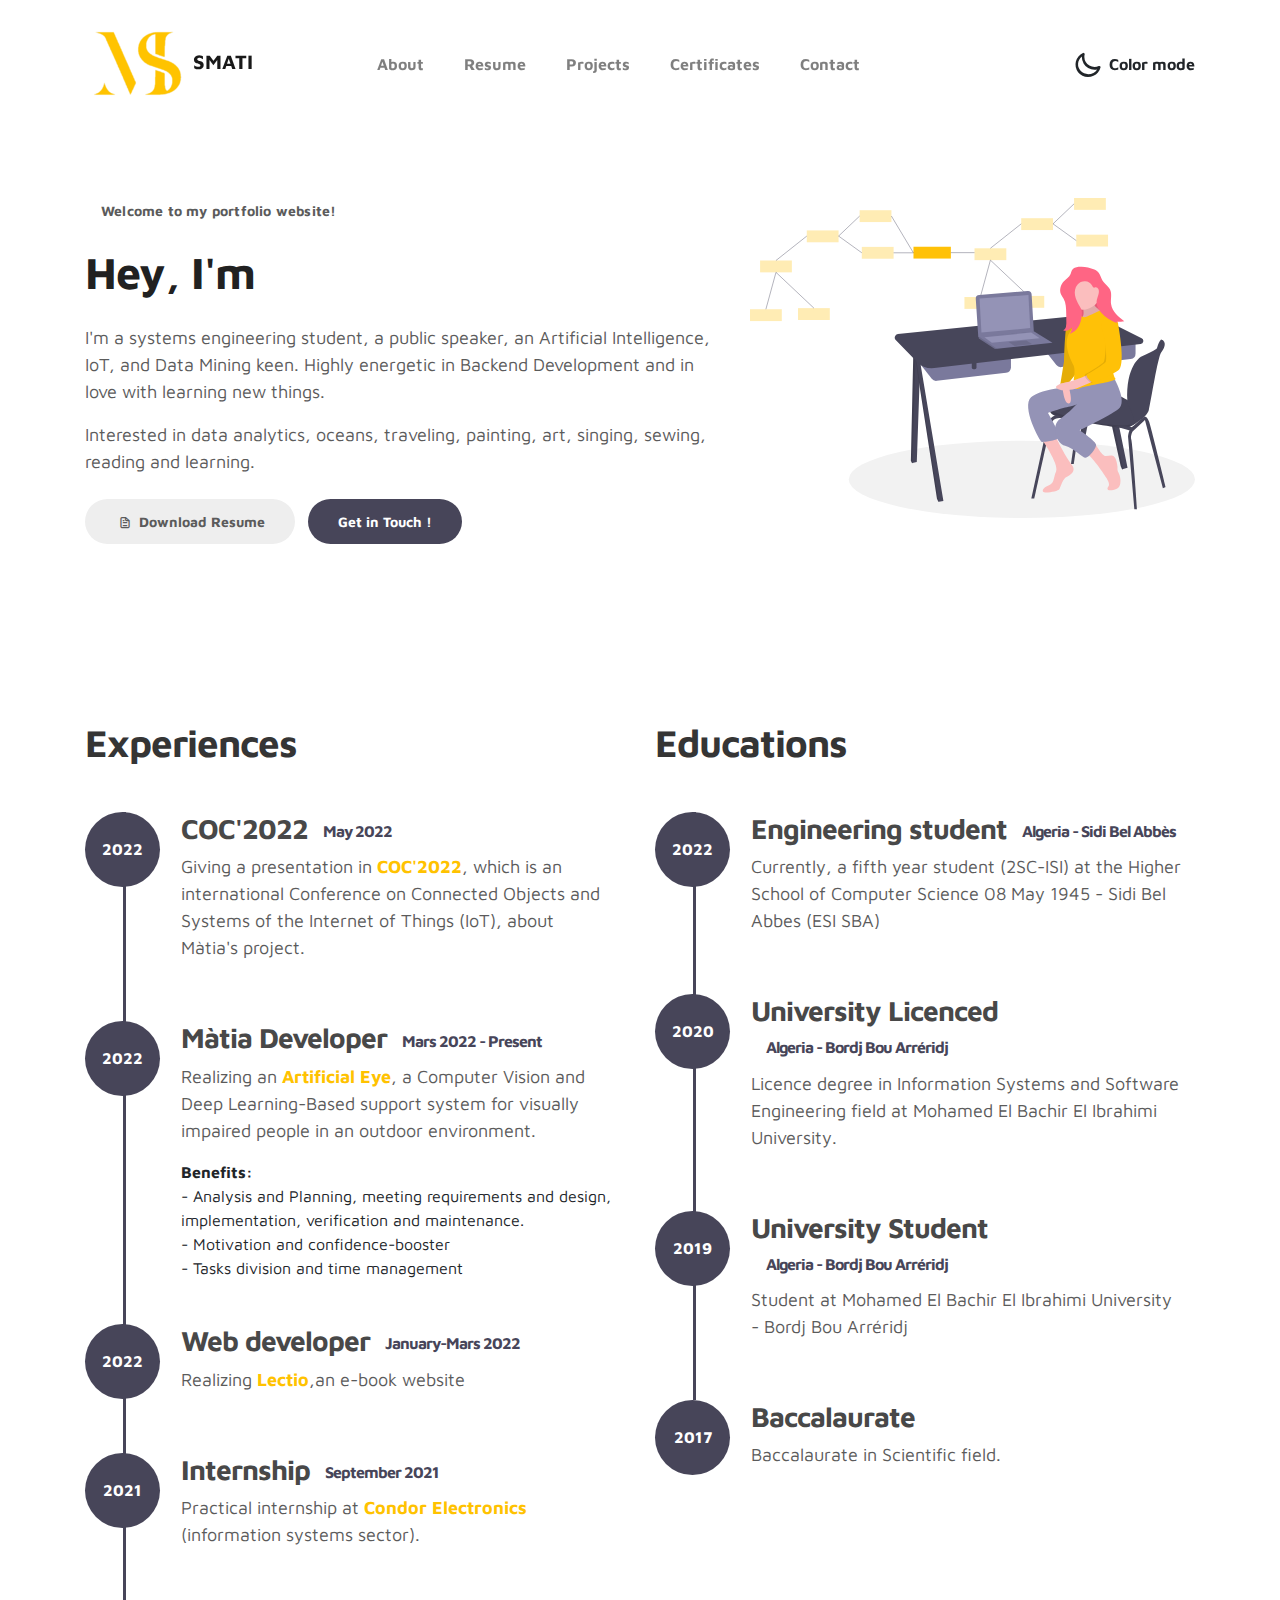
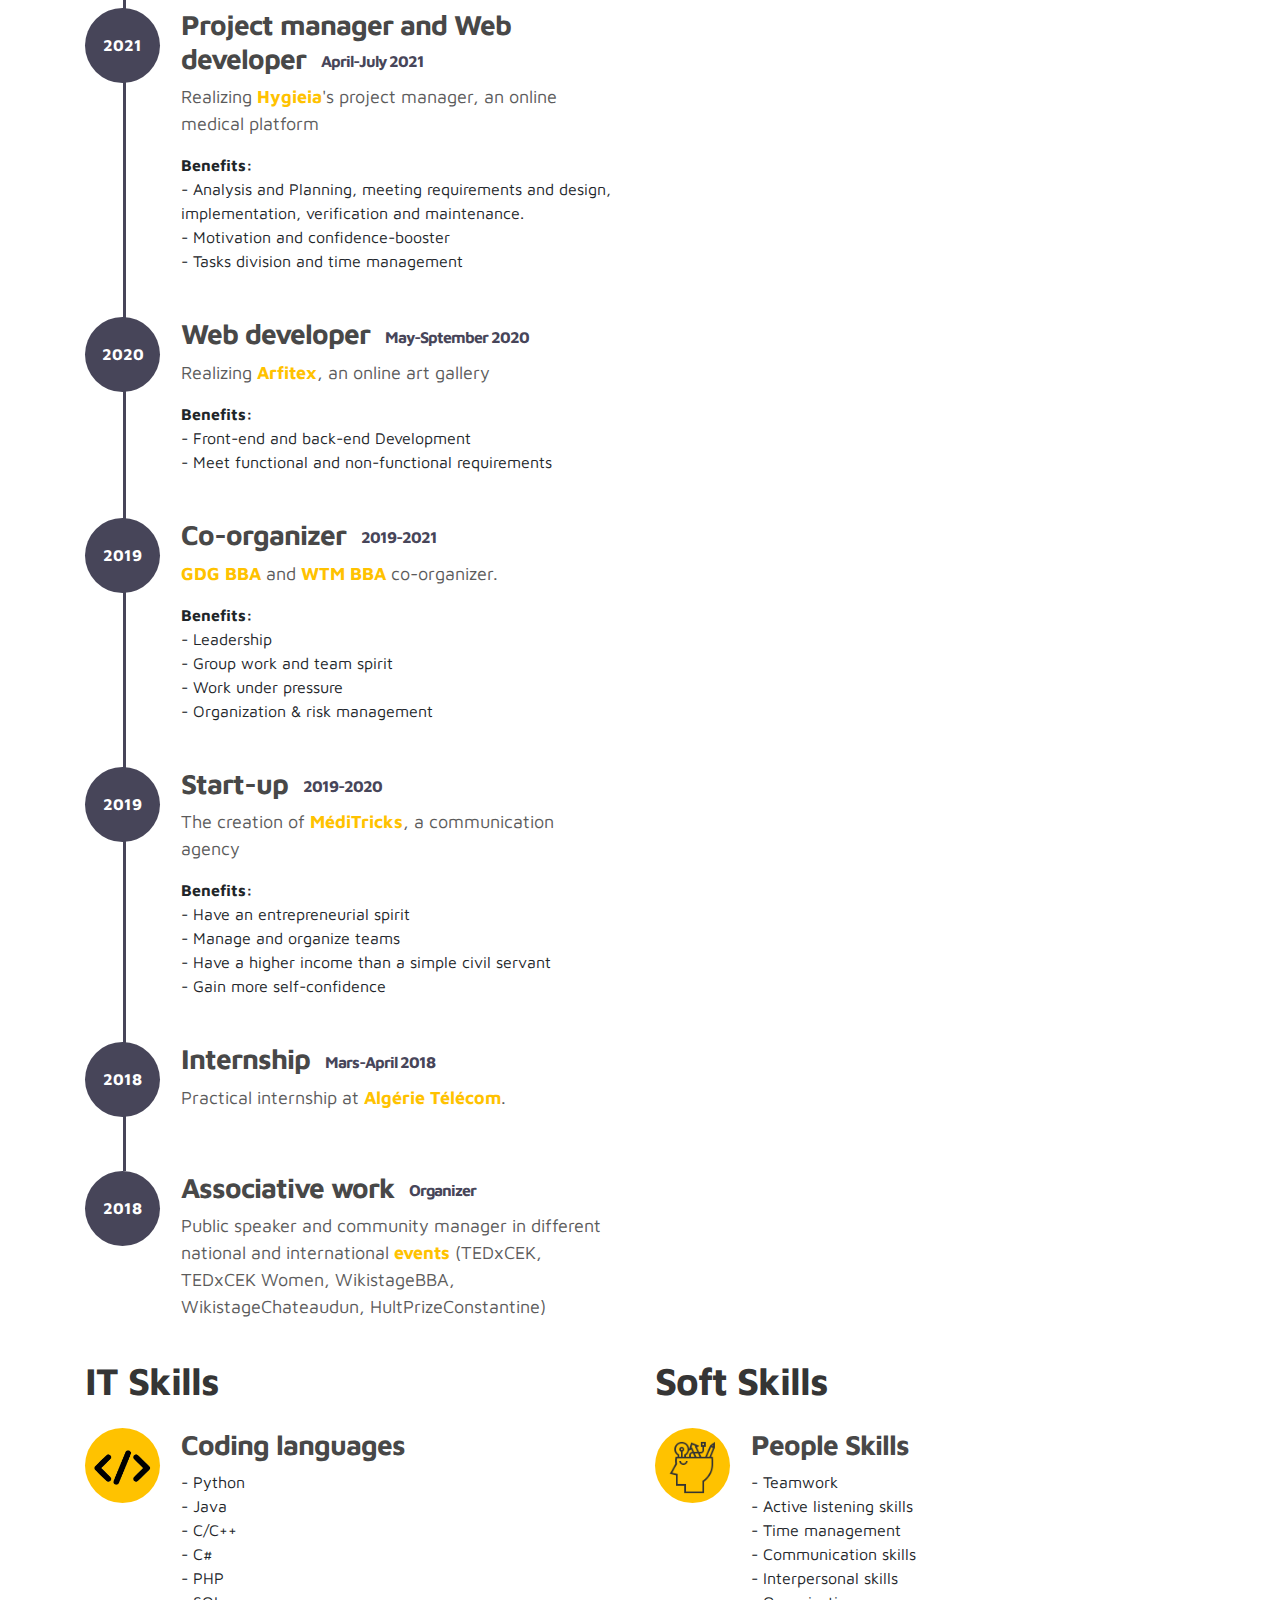
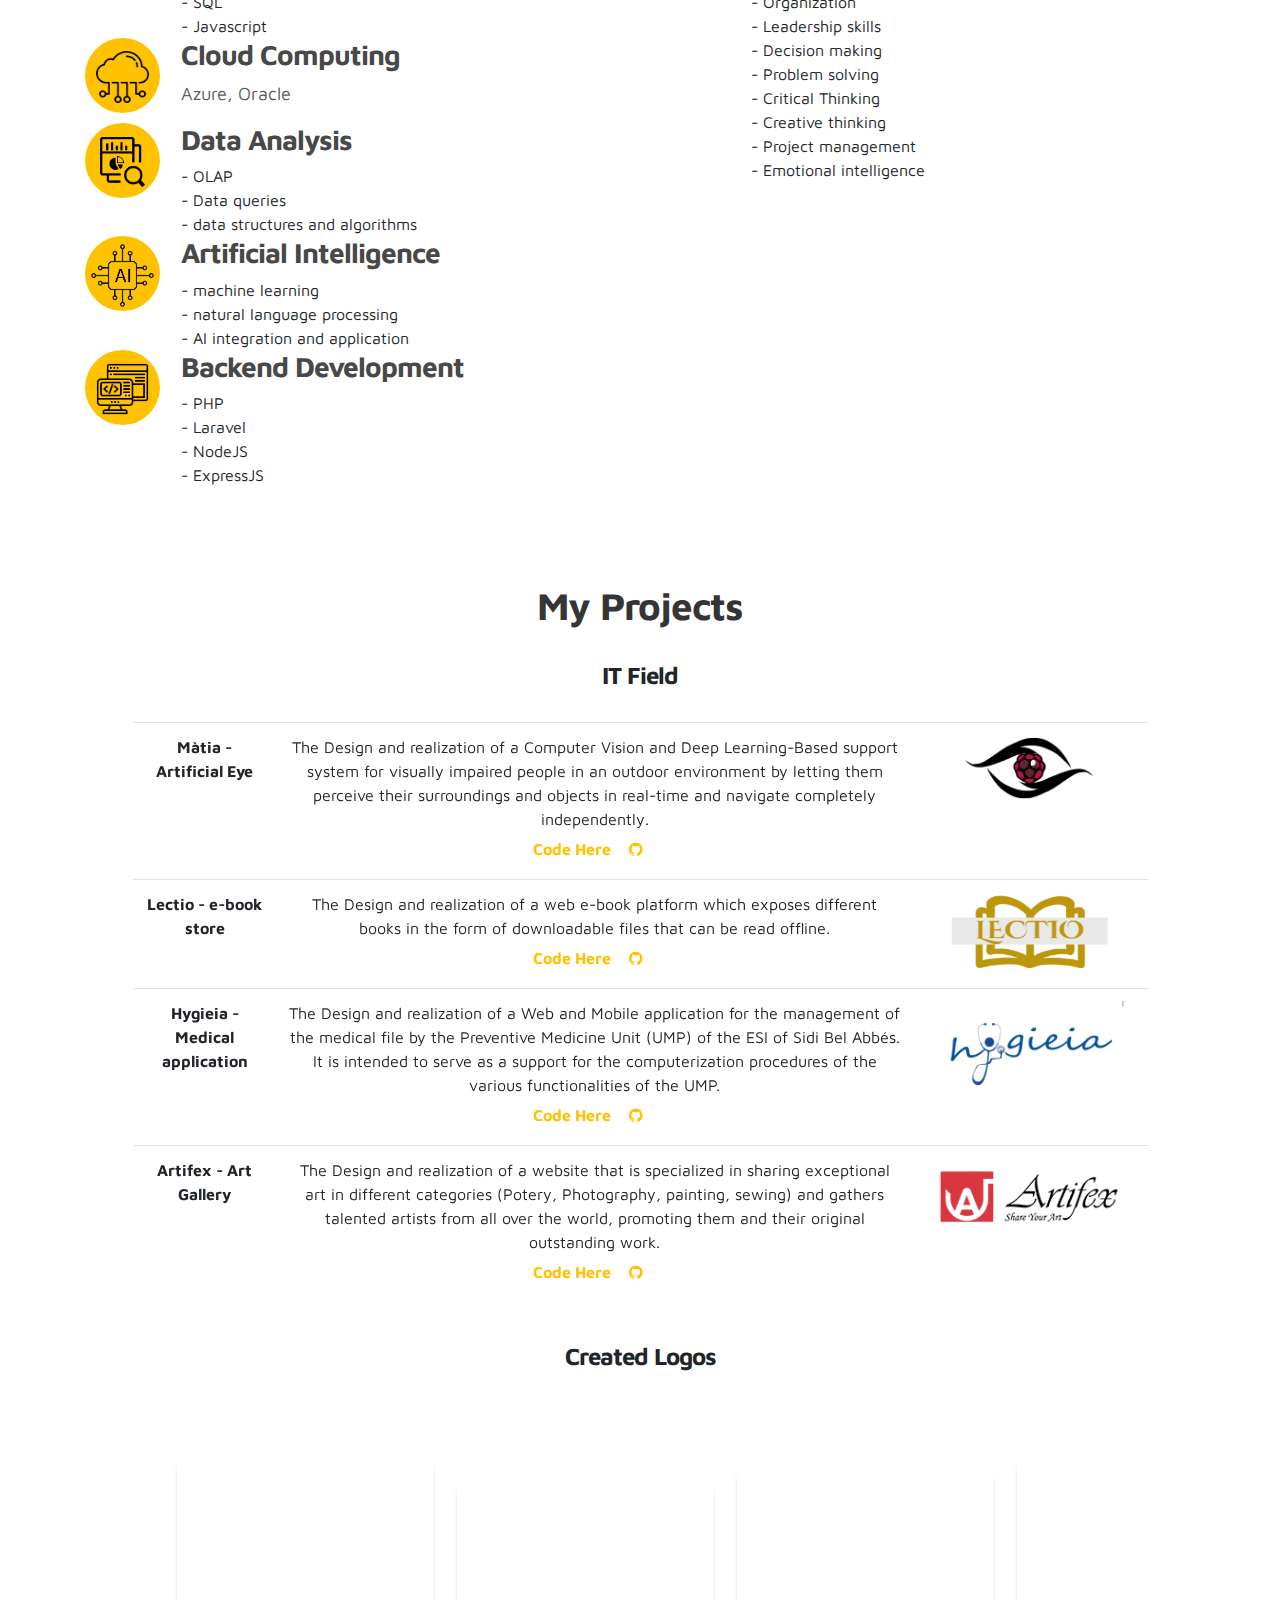
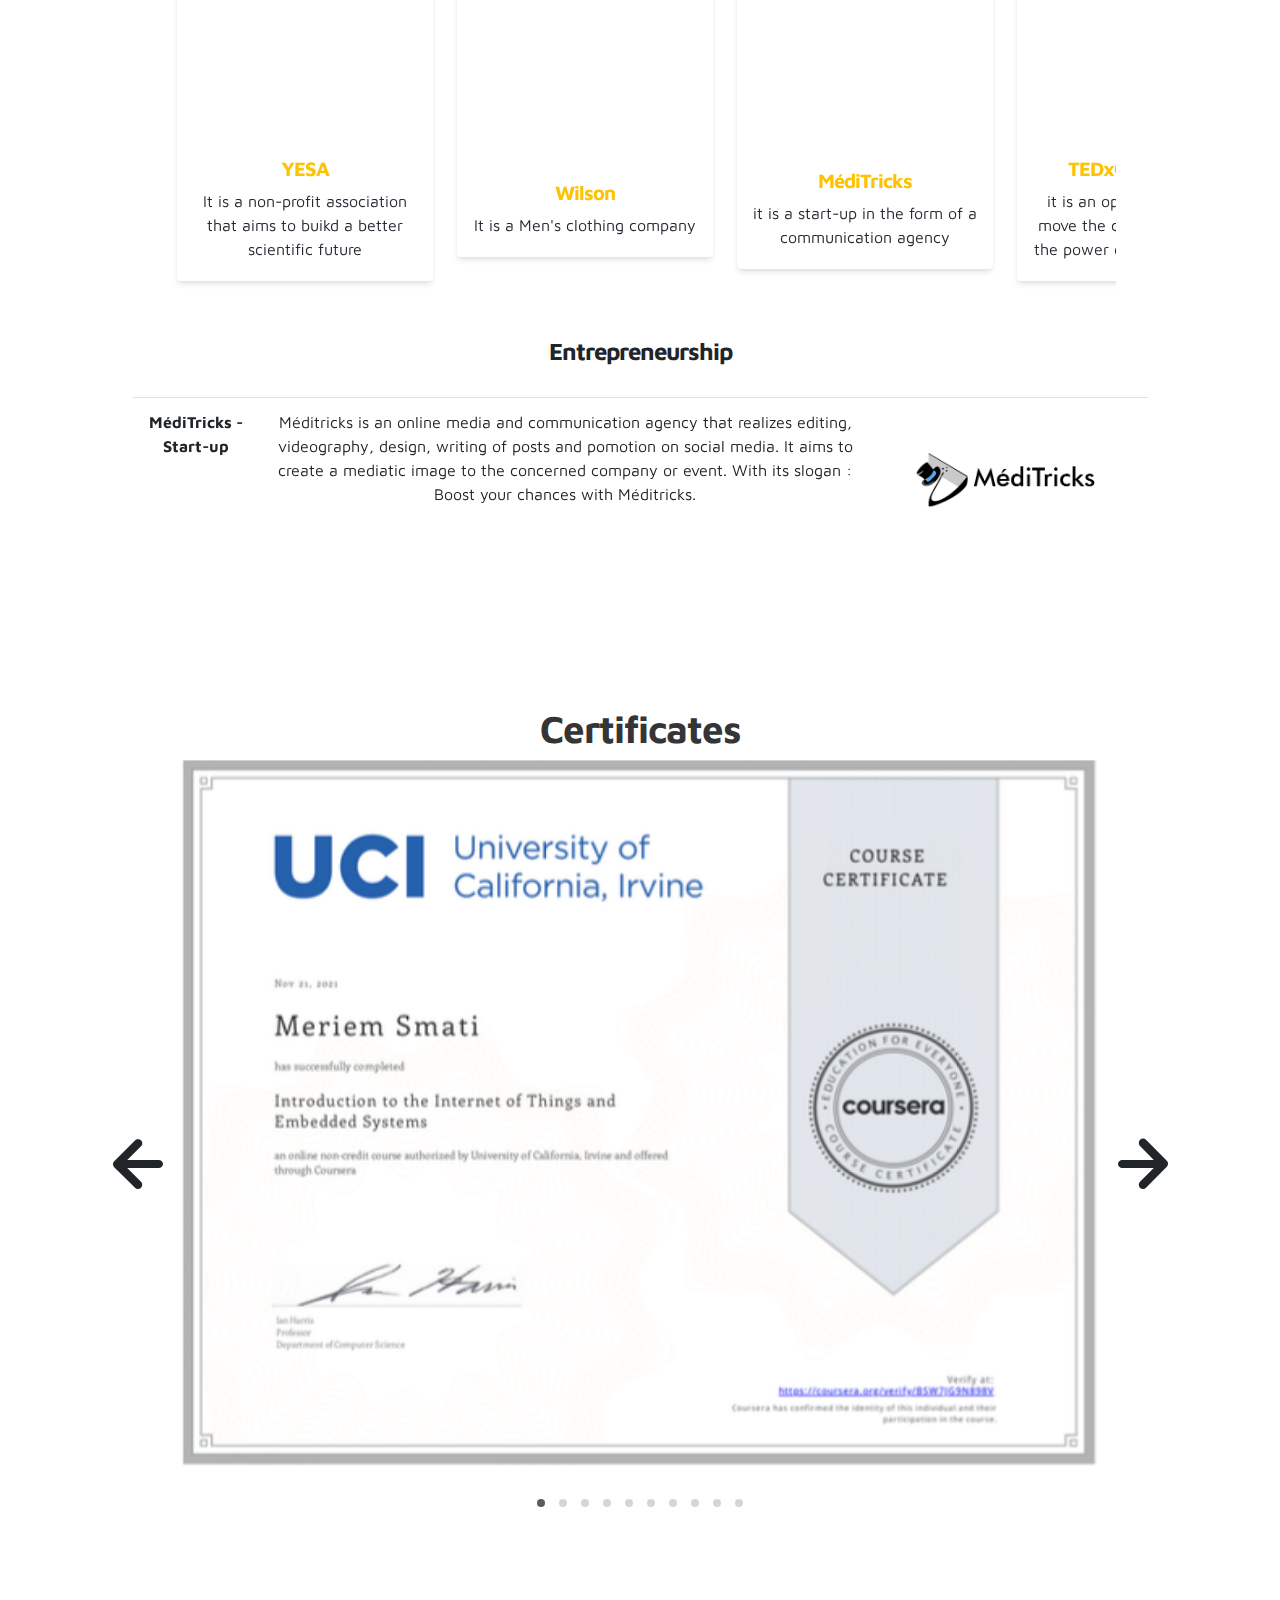
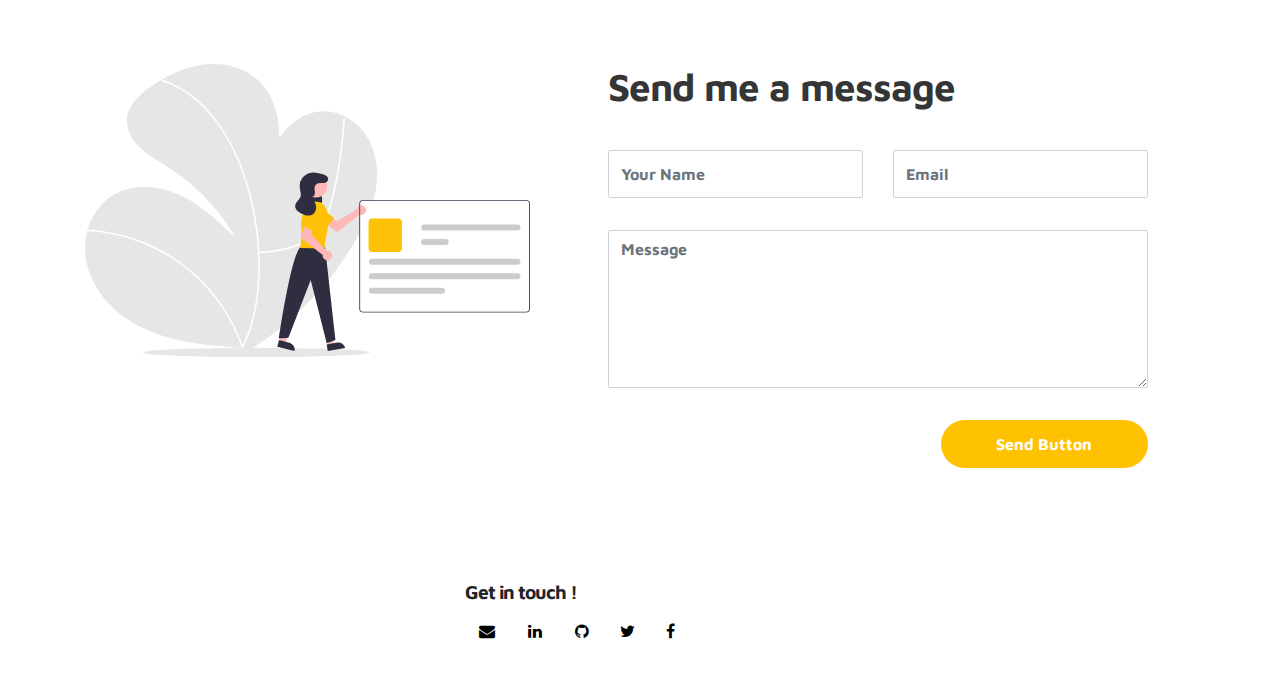
<file: old/index.html>
<!doctype html>
<html lang="en">
  <head>
    <meta charset="utf-8">
    <meta name="viewport" content="width=device-width, initial-scale=1, shrink-to-fit=no">
    <meta name="description" content="">
    <meta name="author" content="">

    <title>Meriem SMATI</title>
    <link rel="shortcut icon" type="image" href="/images/MS_logo.png">
    <link rel="stylesheet" href="css/bootstrap.min.css">
    <link rel="stylesheet" href="css/unicons.css">
    <link rel="stylesheet" href="css/owl.carousel.min.css">
    <link rel="stylesheet" href="css/owl.theme.default.min.css">
    <link rel="stylesheet" href="css/horizental.css">

    <!-- MAIN STYLE -->
    <link rel="stylesheet" href="css/tooplate-style.css">
    <link rel="stylesheet" href="/css/font-awesome-4.7.0/css/font-awesome.min.css">

    
    
  </head>
  <body>
    <!-- MENU -->
    <nav class="navbar navbar-expand-sm navbar-light">
        <div class="container">
            <a class="navbar-brand" href="index.html"><i><img src="images/MS_logo.png" alt=""></i> SMATI</a>

            <button class="navbar-toggler" type="button" data-toggle="collapse" data-target="#navbarNav" aria-controls="navbarNav" aria-expanded="false"
                aria-label="Toggle navigation">
                <span class="navbar-toggler-icon"></span>
                <span class="navbar-toggler-icon"></span>
                <span class="navbar-toggler-icon"></span>
            </button>

            <div class="collapse navbar-collapse" id="navbarNav">
                <ul class="navbar-nav mx-auto">
                    <li class="nav-item">
                        <a href="#about" class="nav-link"><span data-hover="About">About</span></a>
                    </li>
                    <li class="nav-item">
                        <a href="#resume" class="nav-link"><span data-hover="Resume">Resume</span></a>
                    </li>
                    <li class="nav-item">
                      <a href="#projects" class="nav-link"><span data-hover="Projects">Projects</span></a>
                    </li>
                    <li class="nav-item">
                        <a href="#certificates" class="nav-link"><span data-hover="Certificates">Certificates</span></a>
                    </li>
                    
                    <li class="nav-item">
                        <a href="#contact" class="nav-link"><span data-hover="Contact">Contact</span></a>
                    </li>
                </ul>

                <ul class="navbar-nav ml-lg-auto">
                    <div class="ml-lg-4">
                      <div class="color-mode d-lg-flex justify-content-center align-items-center">
                        <i class="color-mode-icon"></i>
                        Color mode
                      </div>
                    </div>
                </ul>
            </div>
        </div>
    </nav>

    <!-- ABOUT -->
    <section class="about full-screen d-lg-flex justify-content-center align-items-center" id="about">
        <div class="container">
            <div class="row">
                
                <div class="col-lg-7 col-md-12 col-12 d-flex align-items-center">
                    <div class="about-text">
                        <small class="small-text">Welcome to <span class="mobile-block">my portfolio website!</span></small>
                        <h1 class="animated animated-text">
                            <span class="mr-2">Hey, I'm</span>
                                <div class="animated-info">
                                    <span class="animated-item">Meriem Smati</span>
                                    <span class="animated-item">lifelong learner</span>
                                </div>
                        </h1>
                        <p>I'm a systems engineering student, a public speaker, an Artificial Intelligence, IoT, and Data Mining keen. Highly energetic in Backend Development and in love with learning new things.</p>
                        <p>Interested in data analytics, oceans, traveling, painting, art, singing, sewing, reading and learning.</p>

                        
                        <div class="custom-btn-group mt-4">
                          <a href="/files/MERIEM_SMATI_Resume.pdf" class="btn mr-lg-2 custom-btn"><i class='uil uil-file-alt'></i> Download Resume</a>
                          <a href="#contact" class="btn custom-btn custom-btn-bg custom-btn-link">Get in Touch !</a>
                        </div>
                        
                    </div>
                </div>

                <div class="col-lg-5 col-md-12 col-12">
                    <div class="about-image svg">
                        <img src="images/undraw/undraw_software_engineer_lvl5.svg" class="img-fluid" alt="svg image">
                    </div>
                </div>

            </div>
        </div>
    </section>

    
    <!-- EXPERIENCES -->
    <section class="resume py-5 d-lg-flex justify-content-center align-items-center" id="resume">
        <div class="container">
            <div class="row">

                <div class="col-lg-6 col-12">
                  <h2 class="mb-4">Experiences</h2>

                    <div class="timeline">

                      <div class="timeline-wrapper">
                        <div class="timeline-yr">
                            <span>2022</span>
                        </div>
                        <div class="timeline-info">
                            <h3><span>COC'2022<small>May 2022 </small></h3>
                            <p>Giving a presentation in <a href="https://coc2022.sciencesconf.org/"><b style="color:#ffc200">COC'2022</b></a>, which is an international Conference on Connected Objects and Systems of the Internet of Things (IoT), about Màtia's project.</p>
                            
                        </div>
                      </div>

                      <div class="timeline-wrapper">
                        <div class="timeline-yr">
                            <span>2022</span>
                        </div>
                        <div class="timeline-info">
                            <h3><span>Màtia Developer<small>Mars 2022 - Present</small></h3>
                            <p>Realizing an <a href="https://github.com/meriemsmt"><b style="color:#ffc200">Artificial Eye</b></a>, a Computer Vision and Deep Learning-Based support system for visually impaired people in an outdoor environment.</p>
                            <b>Benefits:</b>
                            <ul>
                              <li>- Analysis and Planning, meeting requirements and design, implementation, verification and maintenance. </li>
                              <li>- Motivation and confidence-booster</li>
                              <li>- Tasks division and time management</li>
                            </ul>
                        </div>
                      </div>

                      <div class="timeline-wrapper">
                        <div class="timeline-yr">
                            <span>2022</span>
                        </div>
                        <div class="timeline-info">
                            <h3><span>Web developer<small>January-Mars 2022</small></h3>
                            <p>Realizing<a href="https://github.com/meriemsmt"><b style="color:#ffc200"> Lectio</b></a>,an e-book website</p>
                        </div>
                      </div>

                      <div class="timeline-wrapper">
                          <div class="timeline-yr">
                              <span>2021</span>
                          </div>
                          <div class="timeline-info">
                              <h3><span>Internship<small>September 2021</small></h3>
                              <p>Practical internship at <a href="http://www.condor.dz/en/"><b style="color:#ffc200">Condor Electronics </b></a> (information systems sector).</p>
                          </div>
                      </div>

                      <div class="timeline-wrapper">
                          <div class="timeline-yr">
                              <span>2021</span>
                          </div>
                          <div class="timeline-info">
                              <h3><span>Project manager and Web developer<small>April-July 2021</small></h3>
                              <p>Realizing <a href="https://github.com/meriemsmt"><b style="color:#ffc200"> Hygieia</b></a>'s project manager, an online medical platform</p>
                              <b>Benefits:</b>
                              <ul>
                                <li>- Analysis and Planning, meeting requirements and design, implementation, verification and maintenance. </li>
                                <li>- Motivation and confidence-booster</li>
                                <li>- Tasks division and time management</li>
                              </ul>
                          </div>
                      </div>

                      <div class="timeline-wrapper">
                        <div class="timeline-yr">
                            <span>2020</span>
                        </div>
                        <div class="timeline-info">
                            <h3><span>Web developer<small>May-Sptember 2020</small></h3>
                            <p>Realizing <a href="https://github.com/meriemsmt"><b style="color:#ffc200"> Arfitex</b></a>, an online art gallery</p>
                            <b>Benefits:</b>
                            <ul>
                              <li>- Front-end and back-end Development</li>
                              <li>- Meet functional and non-functional requirements</li>
                            </ul>
                        </div>
                    </div>

                    <div class="timeline-wrapper">
                      <div class="timeline-yr">
                          <span>2019</span>
                      </div>
                      <div class="timeline-info">
                          <h3><span>Co-organizer<small>2019-2021</small></h3>
                          <p><b style="color:#ffc200">GDG BBA</b> and <b style="color:#ffc200">WTM BBA</b> co-organizer.</p>
                          <b>Benefits:</b>
                          <ul>
                            <li>- Leadership</li>
                            <li>- Group work and team spirit</li>
                            <li>- Work under pressure</li>
                            <li>- Organization & risk management</li>
                          </ul>
                      </div>
                    </div>

                    <div class="timeline-wrapper">
                      <div class="timeline-yr">
                          <span>2019</span>
                      </div>
                      <div class="timeline-info">
                          <h3><span>Start-up<small>2019-2020</small></h3>
                          <p>The creation of <b style="color: #ffc200;">MédiTricks</b>, a communication agency</p>
                          <b>Benefits:</b>
                          <ul>
                            <li>- Have an entrepreneurial spirit</li>
                            <li>- Manage and organize teams</li>
                            <li>- Have a higher income than a simple civil servant</li>
                            <li>- Gain more self-confidence</li>
                          </ul>
                      </div>
                    </div>

                    <div class="timeline-wrapper">
                      <div class="timeline-yr">
                          <span>2018</span>
                      </div>
                      <div class="timeline-info">
                          <h3><span>Internship<small>Mars-April 2018</small></h3>
                          <p>Practical internship at <a href="https://www.algerietelecom.dz/fr"><b style="color:#ffc200">Algérie Télécom</b></a>.</p>
                      </div>
                    </div>

                    <div class="timeline-wrapper">
                      <div class="timeline-yr">
                          <span>2018</span>
                      </div>
                      <div class="timeline-info">
                          <h3><span>Associative work<small>Organizer</small></h3>
                          <p>Public speaker and community manager in different national and international <b style="color:#ffc200">events</b> (TEDxCEK, TEDxCEK Women, WikistageBBA, WikistageChateaudun, HultPrizeConstantine)</p>
                      </div>
                    </div>
                    </div>

                </div>

                
                <div class="col-lg-6 col-12">
                  <h2 class="mb-4 mobile-mt-2">Educations</h2>

                    <div class="timeline">
                      <div class="timeline-wrapper">
                        <div class="timeline-yr">
                             <span>2022</span>
                        </div>
                        <div class="timeline-info">
                             <h3><span>Engineering student</span><small>Algeria - Sidi Bel Abbès</small></h3>
                             <p>Currently, a fifth year student (2SC-ISI) at the Higher School of Computer Science 08 May 1945 - Sidi Bel Abbes (ESI SBA)</p>
                        </div>
                      </div>
                      <div class="timeline-wrapper">
                        <div class="timeline-yr">
                             <span>2020</span>
                        </div>
                        <div class="timeline-info">
                             <h3><span>University Licenced</span><small>Algeria - Bordj Bou Arréridj</small></h3>
                             <p>Licence degree in Information Systems and Software Engineering field at Mohamed El Bachir El Ibrahimi University.</p>
                        </div>
                      </div>
                      <div class="timeline-wrapper">
                        <div class="timeline-yr">
                             <span>2019</span>
                        </div>
                        <div class="timeline-info">
                             <h3><span>University Student</span><small>Algeria - Bordj Bou Arréridj</small></h3>
                             <p>Student at Mohamed El Bachir El Ibrahimi University - Bordj Bou Arréridj</p>
                        </div>
                      </div>
                        <div class="timeline-wrapper">
                             <div class="timeline-yr">
                                  <span>2017</span>
                             </div>
                             <div class="timeline-info">
                                  <h3><span>Baccalaurate</span></h3>
                                  <p>Baccalaurate in Scientific field.</p>
                             </div>
                        </div>
                        
        
                    </div>
                </div>
                
            </div>

            <!-- SKILLS-->

            <div class="row">
                <!-- IT Skills-->
              <div class="col-lg-6 col-12">
                <h2 class="mb-4">IT Skills</h2>

                      <div class="timeline-yr2">
                          <span><img src="/images/skills/coding.png" style="width: 80%;"></span>
                      </div>
                      <div class="timeline-info">
                          <h3><span style="margin-top: 20%;">Coding languages</span></h3>
                          <ul>
                            <li>- Python</li>
                            <li>- Java</li>
                            <li>- C/C++</li>
                            <li>- C#</li>
                            <li>- PHP</li>
                            <li>- SQL</li>
                            <li>- Javascript</li>
                          </ul>                          
                      </div>
                    
                      <div class="timeline-yr2">
                          <span><img src="/images/skills/cloud.png" style="width: 70%;"></span>
                      </div>
                      <div class="timeline-info">
                          <h3><span>Cloud Computing</span></h3>
                          <p>Azure, Oracle</p>         
                      </div>

                      <div class="timeline-yr2">
                        <span><img src="/images/skills/dataanal.png" style="width: 60%;"></span>
                      </div>
                      <div class="timeline-info">
                          <h3><span style="margin-top: 20%;">Data Analysis</span></h3>
                          <ul>
                            <li>- OLAP</li>
                            <li>- Data queries</li>
                            <li>- data structures and algorithms</li>
                          </ul>                          
                      </div>

                      <div class="timeline-yr2">
                        <span><img src="/images/skills/AI.png" style="width: 100%;"></span>
                      </div>
                      <div class="timeline-info">
                          <h3><span style="margin-top: 20%;">Artificial Intelligence</span></h3>
                          <ul>
                            <li>- machine learning</li>
                            <li>- natural language processing</li>
                            <li>- AI integration and application</li>
                          </ul>                          
                      </div>

                      <div class="timeline-yr2">
                        <span><img src="/images/skills/backend.png" style="width: 70%;"></span>
                      </div>
                      <div class="timeline-info">
                        <h3><span style="margin-top: 20%;">Backend Development</span></h3>
                        <ul>
                          <li>- PHP</li>
                          <li>- Laravel</li>
                          <li>- NodeJS</li>
                          <li>- ExpressJS</li>

                        </ul>                          
                    </div>
              </div>

                <!-- SOFT Skills-->
              <div class="col-lg-6 col-12">
                <h2 class="mb-4 mobile-mt-2">Soft Skills</h2>

                <div class="timeline-yr2">
                  <span><img src="/images/skills/soft.jpg" style="width: 70%;"></span>
                </div>
                <div class="timeline-info">
                  <h3><span>People Skills</span></h3>
                  <ul>
                    <li>- Teamwork</li>
                    <li>- Active listening skills</li>
                    <li>- Time management</li>
                    <li>- Communication skills</li>
                    <li>- Interpersonal skills</li>
                    <li>- Organization</li>
                    <li>- Leadership skills</li>
                    <li>- Decision making</li>
                    <li>- Problem solving</li>
                    <li>- Critical Thinking</li>
                    <li>- Creative thinking</li>
                    <li>- Project management</li>
                    <li>- Emotional intelligence</li>
                  </ul>                          
                </div>
              </div>
              
          </div>
        </div>
    </section>

  <!-- PROJECTS -->
  <section class="project py-5" id="projects">
    <div class="container">
            
            <div class="row">
              <div class="col-lg-11 text-center mx-auto col-12">

                  <div class="col-lg-8 mx-auto">
                    <h2>My Projects</h2>
                  </div><br>

                  <div class="col-lg-8 mx-auto">
                    <h4>IT Field</h4> <br>
                  </div>

                  <div class="owl-carousel owl-theme">
                    <table class="table">
                        <tr>
                          <th scope="row">Màtia - Artificial Eye</th>
                          <td>The Design and realization of a Computer Vision and Deep Learning-Based support system for visually impaired people in an outdoor environment by letting them perceive their surroundings and objects in real-time and navigate completely independently. <br><a href="https://github.com/meriemsmt"><b style="color:#ffc200">Code Here <i class="fa fa-github fa-5" aria-hidden="true"></i></b></a>
                              </td>
                          <td><img src="/images/projects/matia.png" alt=""></td>
                        </tr>
                        <tr>
                          <th scope="row">Lectio - e-book store</th>
                          <td>The Design and realization of a web e-book platform which exposes different books in the form of downloadable files that can be read offline. <br><a href="https://github.com/meriemsmt"><b style="color:#ffc200">Code Here <i class="fa fa-github fa-5" aria-hidden="true"></i></b></a></td>
                          <td><img src="/images/projects/lectio.png" alt=""></td>
                        </tr>
                        <tr>
                          <th scope="row">Hygieia - Medical application</th>
                          <td>The Design and realization of a Web and Mobile application for the management of the medical file by
                            the Preventive Medicine Unit (UMP) of the ESI of Sidi Bel Abbés.
                            It is intended to serve as a support for the computerization procedures of the various
                            functionalities of the UMP. <br><a href="https://github.com/meriemsmt"><b style="color:#ffc200">Code Here <i class="fa fa-github fa-5" aria-hidden="true"></i></b></a>
                          <td><img src="/images/projects/hygieia.PNG" alt=""></td>
                        </tr>
                        <tr>
                          <th scope="row">Artifex - Art Gallery</th>
                          <td>The Design and realization of a website that is specialized in sharing exceptional art in different categories (Potery, Photography, painting, sewing) and
                            gathers talented artists from all over the world, promoting them and
                            their original outstanding work. <br><a href="https://github.com/meriemsmt"><b style="color:#ffc200">Code Here <i class="fa fa-github fa-5" aria-hidden="true"></i></b></a></td>
                          <td><img src="/images/projects/artifex.png" alt=""></td>
                        </tr>
                    </table>
                  </div>
<br>


                <div class="col-lg-8 mx-auto">
                  <h4>Created Logos</h4>
                </div>
                <br>
                <div class="owl-carousel owl-theme">
                  
                  
                  <main class="main">
                    <div class="container3">
                      <div class="scroll">
                        <div class="card">
                          <div class="card-image">
                            <img src="/images/projects/logos/YESA.png" loading="lazy" class="responsive" alt="Images">
                          </div>
                          <div class="card-inner">
                            <a href="https://www.facebook.com/yesa.asso"><h3 class="text text-title">YESA</h3></a>
                            <p class="paragraph truncate">
                              It is a non-profit association that aims to buikd a better scientific future
                            </p>
                          </div>
                        </div>
                        <div class="card">
                          <div class="card-image">
                            <img src="/images/projects/logos/wilson.png" loading="lazy" class="responsive" alt="Images">
                          </div>
                          <div class="card-inner">
                            <a href="https://www.facebook.com/MarioDessuti.Dz"><h3 class="text text-title">Wilson</h3></a>
                            <p class="paragraph truncate">
                              It is a Men's clothing company
                            </p>
                          </div>
                        </div>
                        <div class="card">
                          <div class="card-image">
                            <img src="/images/projects/logos/MédiTricks.png" loading="lazy" class="responsive" alt="Images">
                          </div>
                          <div class="card-inner">
                            <a href="https://www.facebook.com/M%C3%A9di-Tricks-2272934326354868/"><h3 class="text text-title">MédiTricks</h3></a>
                            <p class="paragraph truncate">
                              it is a start-up in the form of a communication agency
                            </p>
                          </div>
                        </div>
                        <div class="card">
                          <div class="card-image">
                            <img src="/images/projects/logos/tedxwomen.png" loading="lazy" class="responsive" alt="Images">
                          </div>
                          <div class="card-inner">
                            <a href="https://www.facebook.com/tedxcekwomen"><h3 class="text text-title">TEDxCEK Women</h3></a>
                            <p class="paragraph truncate">
                              it is an opportunity to help move the conversation about the power of girls and women in a meaningful way
                            </p>
                          </div>
                        </div>
                        <div class="card">
                          <div class="card-image">
                            <img src="/images/projects/logos/matia.png" loading="lazy" class="responsive" alt="Images">
                          </div>
                          <div class="card-inner">
                            <h3 class="text text-title">Màtia</h3>
                            <p class="paragraph truncate">
                              It is an Artificial Eye realized for visually impaired people 
                            </p>
                          </div>
                        </div>
                        <div class="card">
                          <div class="card-image">
                            <img src="/images/projects/logos/lectio.png" loading="lazy" class="responsive" alt="Images">
                          </div>
                          <div class="card-inner">
                            <h3 class="text text-title">Lectio</h3>
                            <p class="paragraph truncate">
                              It is an e-book website giving books of different categories
                            </p>
                          </div>
                        </div>
                        <div class="card">
                          <div class="card-image">
                            <img src="/images/projects/logos/hygieia.png" loading="lazy" class="responsive" alt="Images">
                          </div>
                          <div class="card-inner">
                            <h3 class="text text-title">Hygieia</h3>
                            <p class="paragraph truncate">
                              It is a Web and Mobile application for the management of the medical files of ESI SBA's students
                            </p>
                          </div>
                        </div>
                      </div>
                    </div>
                  </main>

                </div>

                  <div class="col-lg-8 mx-auto">
                    <h4>Entrepreneurship</h4>
                  </div>
<br>
                  <div class="owl-carousel owl-theme">
                    <table class="table">
                        <tr>
                          <th scope="row">MédiTricks - Start-up</th>
                          <td>Méditricks is an online media and communication agency that realizes editing, videography, design, 
                            writing of posts and pomotion on social media. It aims to create a mediatic image to the concerned company or event.
                            With its slogan : Boost your chances with Méditricks. <br>
                          </td>
                          <td><img src="/images/projects/MediTricks.png" alt=""></td>
                        </tr>
                    </table>

                  </div>
                  <br>

              </div>
            </div>
    </div>
</section>

<!-- CERTIFICATES -->
<section class="project py-5" >
  <div class="container">
          
          <div class="row">
            <div class="col-lg-11 text-center mx-auto col-12" id="certificates">

                <div class="col-lg-8 mx-auto">
                  <h2>Certificates</h2>
                </div>

                <div class="owl-carousel owl-theme">
                  <a href="https://www.coursera.org/account/accomplishments/verify/BSW7JG9N898V">
                    <div class="item">
                      <div class="project-info">
                        <img src="images/certificates/Coursera_Iot_ES.png" class="img-fluid" alt="project image">
                      </div>
                    </div>
                  </a>
                  <a>
                    <div class="item">
                      <div class="project-info">
                        <img src="images/certificates/COC22_MERIEMSMATI.png" class="img-fluid" alt="project image">
                      </div>
                    </div>
                  </a>
                  <a href="">
                    <div class="item">
                      <div class="project-info">
                        <img src="images/certificates/IntroToMachineLearning_MERIEMSMATI.png" class="img-fluid" alt="project image">
                      </div>
                    </div>
                  </a>
                  <a href="">
                    <div class="item">
                      <div class="project-info">
                        <img src="images/certificates/Pandas_MERIEMSMATI.png" class="img-fluid" alt="project image">
                      </div>
                    </div>
                  </a>
                  <a href="https://www.freecodecamp.org/certification/meriemsmt/scientific-computing-with-python-v7">
                    <div class="item">
                      <div class="project-info">
                        <img src="images/certificates/ScientificCompyting_SMATIMERIEM.jpg" class="img-fluid" alt="project image">
                      </div>
                    </div>
                  </a>
                  <a href="">
                    <div class="item">
                      <div class="project-info">
                        <img src="images/certificates/DigitalMarketing.png" class="img-fluid" alt="project image">
                      </div>
                    </div>
                  </a>
                  <a href="">
                    <div class="item">
                      <div class="project-info">
                        <img src="images/certificates/AIBOT.jpeg" class="img-fluid" alt="project image">
                      </div>
                    </div>
                  </a>
                  <div class="item">
                    <div class="project-info">
                      <img src="images/certificates/Entrepreneurship.png" class="img-fluid" alt="project image">
                    </div>
                  </div>

                  <div class="item">
                    <div class="project-info">
                      <img src="images/certificates/hultprize.png" class="img-fluid" alt="project image">
                    </div>
                  </div>

                  <div class="item">
                    <div class="project-info">
                      <img src="images/certificates/tedx.png" class="img-fluid" alt="project image">
                    </div>
                  </div>
                </div>

            </div>
          </div>
  </div>
</section>

    <!-- CONTACT -->
    <section class="contact py-5" id="contact">
      
      <div class="container">
        <div class="row">
          
          <div class="col-lg-5 mr-lg-5 col-12">
            <img src="images/undraw/undraw_profile_data_re_v81r.svg" class="img-fluid" alt="svg image">
          </div>

          
          <div class="col-lg-6 col-12">
            <div class="contact-form">
              <h2 class="mb-4">Send me a message</h2>

              <form action="https://formspree.io/f/mwkyjelw" method="POST">
                <div class="row">
                  <div class="col-lg-6 col-12">
                    <input type="text" class="form-control" name="name" placeholder="Your Name" id="name">
                  </div>

                  <div class="col-lg-6 col-12">
                    <input type="email" class="form-control" name="email" placeholder="Email" id="email">
                  </div>

                  <div class="col-12">
                    <textarea name="message" rows="6" class="form-control" id="message" placeholder="Message"></textarea>
                  </div>

                  <div class="ml-lg-auto col-lg-5 col-12">
                    <input type="submit" class="form-control submit-btn" value="Send Button">
                  </div>
                </div>
              </form>
            </div>
          </div>

        </div>
      </div>
    </section>

    
    <!-- FOOTER -->
     <footer class="footer py-5">
          <div class="container">
               <div class="row">
                <div class="col-lg-12 col-12">    
                <div class="footer-social-icons">
                  <h5 class="_12">Get in touch !</h5>
                  <ul class="social-icons">
                    <li><a href="mailto:m.smati@si-sba.dz" class="social-icon"> <i class="fa fa-envelope"></i></a></li>
                    <li><a href="https://www.linkedin.com/in/meriem-smati-61322417b" class="social-icon"> <i class="fa fa-linkedin"></i></a></li>
                    <li><a href="https://github.com/meriemsmt" class="social-icon"> <i class="fa fa-github"></i></a></li>
                    <li><a href="https://twitter.com/smati_meriem" class="social-icon"> <i class="fa fa-twitter"></i></a></li>
                    <li><a href="https://www.facebook.com/meriem.smt/" class="social-icon"> <i class="fa fa-facebook"></i></a></li>
                  </ul>
                </div>
                </div>
               </div>
          </div>
     </footer> 
     
    <script src="js/jquery-3.3.1.min.js"></script>
    <script src="js/popper.min.js"></script>
    <script src="js/bootstrap.min.js"></script>
    <script src="js/Headroom.js"></script>
    <script src="js/jQuery.headroom.js"></script>
    <script src="js/owl.carousel.min.js"></script>
    <script src="js/smoothscroll.js"></script>
    <script src="js/custom.js"></script>

  </body>
</html>
</file>
<file: old/css/unicons.css>
@font-face {
  font-family: 'unicons';
  src: url('../font/unicons.eot?42479262');
  src: url('../font/unicons.eot?42479262#iefix') format('embedded-opentype'),
       url('../font/unicons.woff2?42479262') format('woff2'),
       url('../font/unicons.woff?42479262') format('woff'),
       url('../font/unicons.ttf?42479262') format('truetype'),
       url('../font/unicons.svg?42479262#unicons') format('svg');
  font-weight: normal;
  font-style: normal;
}
/* Chrome hack: SVG is rendered more smooth in Windozze. 100% magic, uncomment if you need it. */
/* Note, that will break hinting! In other OS-es font will be not as sharp as it could be */
/*
@media screen and (-webkit-min-device-pixel-ratio:0) {
  @font-face {
    font-family: 'unicons';
    src: url('../font/unicons.svg?42479262#unicons') format('svg');
  }
}
*/
 
 [class^="uil-"]:before, [class*=" uil-"]:before {
  font-family: "unicons";
  font-style: normal;
  font-weight: normal;
  speak: none;
 
  display: inline-block;
  text-decoration: inherit;
  width: 1em;
  margin-right: .2em;
  text-align: center;
  /* opacity: .8; */
 
  /* For safety - reset parent styles, that can break glyph codes*/
  font-variant: normal;
  text-transform: none;
 
  /* fix buttons height, for twitter bootstrap */
  line-height: 1em;
 
  /* Animation center compensation - margins should be symmetric */
  /* remove if not needed */
  margin-left: .2em;
 
  /* you can be more comfortable with increased icons size */
  /* font-size: 120%; */
 
  /* Font smoothing. That was taken from TWBS */
  -webkit-font-smoothing: antialiased;
  -moz-osx-font-smoothing: grayscale;
 
  /* Uncomment for 3D effect */
  /* text-shadow: 1px 1px 1px rgba(127, 127, 127, 0.3); */
}
 
.uil-abacus:before { content: '\e800'; } /* '' */
.uil-accessible-icon-alt:before { content: '\e801'; } /* '' */
.uil-adjust-alt:before { content: '\e802'; } /* '' */
.uil-adjust-circle:before { content: '\e803'; } /* '' */
.uil-adjust-half:before { content: '\e804'; } /* '' */
.uil-adjust:before { content: '\e805'; } /* '' */
.uil-airplay:before { content: '\e806'; } /* '' */
.uil-align-alt:before { content: '\e807'; } /* '' */
.uil-align-center-alt:before { content: '\e808'; } /* '' */
.uil-align-center-h:before { content: '\e809'; } /* '' */
.uil-align-center-justify:before { content: '\e80a'; } /* '' */
.uil-align-center-v:before { content: '\e80b'; } /* '' */
.uil-align-center:before { content: '\e80c'; } /* '' */
.uil-align-justify:before { content: '\e80d'; } /* '' */
.uil-align-left-justify:before { content: '\e80e'; } /* '' */
.uil-align-left:before { content: '\e80f'; } /* '' */
.uil-align-letter-right:before { content: '\e810'; } /* '' */
.uil-align-right-justify:before { content: '\e811'; } /* '' */
.uil-align-right:before { content: '\e812'; } /* '' */
.uil-align:before { content: '\e813'; } /* '' */
.uil-ambulance:before { content: '\e814'; } /* '' */
.uil-analysis:before { content: '\e815'; } /* '' */
.uil-analytics:before { content: '\e816'; } /* '' */
.uil-anchor:before { content: '\e817'; } /* '' */
.uil-android-phone-slash:before { content: '\e818'; } /* '' */
.uil-angle-double-down:before { content: '\e819'; } /* '' */
.uil-angle-double-left:before { content: '\e81a'; } /* '' */
.uil-angle-double-right:before { content: '\e81b'; } /* '' */
.uil-angle-double-up:before { content: '\e81c'; } /* '' */
.uil-angle-down:before { content: '\e81d'; } /* '' */
.uil-angle-left:before { content: '\e81e'; } /* '' */
.uil-angle-right-b:before { content: '\e81f'; } /* '' */
.uil-angle-right:before { content: '\e820'; } /* '' */
.uil-angle-up:before { content: '\e821'; } /* '' */
.uil-annoyed-alt:before { content: '\e822'; } /* '' */
.uil-annoyed:before { content: '\e823'; } /* '' */
.uil-apps:before { content: '\e824'; } /* '' */
.uil-archive-alt:before { content: '\e825'; } /* '' */
.uil-archive:before { content: '\e826'; } /* '' */
.uil-arrow-break:before { content: '\e827'; } /* '' */
.uil-arrow-circle-down:before { content: '\e828'; } /* '' */
.uil-arrow-circle-left:before { content: '\e829'; } /* '' */
.uil-arrow-circle-right:before { content: '\e82a'; } /* '' */
.uil-arrow-circle-up:before { content: '\e82b'; } /* '' */
.uil-arrow-compress-h:before { content: '\e82c'; } /* '' */
.uil-arrow-down-left:before { content: '\e82d'; } /* '' */
.uil-arrow-down-right:before { content: '\e82e'; } /* '' */
.uil-arrow-down:before { content: '\e82f'; } /* '' */
.uil-arrow-from-right:before { content: '\e830'; } /* '' */
.uil-arrow-from-top:before { content: '\e831'; } /* '' */
.uil-arrow-growth:before { content: '\e832'; } /* '' */
.uil-arrow-left:before { content: '\e833'; } /* '' */
.uil-arrow-random:before { content: '\e834'; } /* '' */
.uil-arrow-resize-diagonal:before { content: '\e835'; } /* '' */
.uil-arrow-right:before { content: '\e836'; } /* '' */
.uil-arrow-to-bottom:before { content: '\e837'; } /* '' */
.uil-arrow-to-right:before { content: '\e838'; } /* '' */
.uil-arrow-up-left:before { content: '\e839'; } /* '' */
.uil-arrow-up-right:before { content: '\e83a'; } /* '' */
.uil-arrow-up:before { content: '\e83b'; } /* '' */
.uil-arrows-h-alt:before { content: '\e83c'; } /* '' */
.uil-arrows-h:before { content: '\e83d'; } /* '' */
.uil-arrows-left-down:before { content: '\e83e'; } /* '' */
.uil-arrows-maximize:before { content: '\e83f'; } /* '' */
.uil-arrows-merge:before { content: '\e840'; } /* '' */
.uil-arrows-resize-h:before { content: '\e841'; } /* '' */
.uil-arrows-resize-v:before { content: '\e842'; } /* '' */
.uil-arrows-resize:before { content: '\e843'; } /* '' */
.uil-arrows-right-down:before { content: '\e844'; } /* '' */
.uil-arrows-shrink-h:before { content: '\e845'; } /* '' */
.uil-arrows-shrink-v:before { content: '\e846'; } /* '' */
.uil-arrows-up-right:before { content: '\e847'; } /* '' */
.uil-arrows-v-alt:before { content: '\e848'; } /* '' */
.uil-arrows-v:before { content: '\e849'; } /* '' */
.uil-at:before { content: '\e84a'; } /* '' */
.uil-atm-card:before { content: '\e84b'; } /* '' */
.uil-atom:before { content: '\e84c'; } /* '' */
.uil-auto-flash:before { content: '\e84d'; } /* '' */
.uil-award-alt:before { content: '\e84e'; } /* '' */
.uil-award:before { content: '\e84f'; } /* '' */
.uil-baby-carriage:before { content: '\e850'; } /* '' */
.uil-backpack:before { content: '\e851'; } /* '' */
.uil-backspace:before { content: '\e852'; } /* '' */
.uil-backward:before { content: '\e853'; } /* '' */
.uil-bag-alt:before { content: '\e854'; } /* '' */
.uil-bag-slash:before { content: '\e855'; } /* '' */
.uil-bag:before { content: '\e856'; } /* '' */
.uil-ball:before { content: '\e857'; } /* '' */
.uil-ban:before { content: '\e858'; } /* '' */
.uil-bars:before { content: '\e859'; } /* '' */
.uil-basketball-hoop:before { content: '\e85a'; } /* '' */
.uil-basketball:before { content: '\e85b'; } /* '' */
.uil-battery-bolt:before { content: '\e85c'; } /* '' */
.uil-battery-empty:before { content: '\e85d'; } /* '' */
.uil-bed-double:before { content: '\e85e'; } /* '' */
.uil-bed:before { content: '\e85f'; } /* '' */
.uil-bell-school:before { content: '\e860'; } /* '' */
.uil-bell-slash:before { content: '\e861'; } /* '' */
.uil-bill:before { content: '\e862'; } /* '' */
.uil-bitcoin-circle:before { content: '\e863'; } /* '' */
.uil-bitcoin:before { content: '\e864'; } /* '' */
.uil-bluetooth-b:before { content: '\e865'; } /* '' */
.uil-bolt-alt:before { content: '\e866'; } /* '' */
.uil-bolt-slash:before { content: '\e867'; } /* '' */
.uil-bolt:before { content: '\e868'; } /* '' */
.uil-book-alt:before { content: '\e869'; } /* '' */
.uil-book-medical:before { content: '\e86a'; } /* '' */
.uil-book-open:before { content: '\e86b'; } /* '' */
.uil-book-reader:before { content: '\e86c'; } /* '' */
.uil-book:before { content: '\e86d'; } /* '' */
.uil-bookmark-full:before { content: '\e86e'; } /* '' */
.uil-bookmark:before { content: '\e86f'; } /* '' */
.uil-books:before { content: '\e870'; } /* '' */
.uil-boombox:before { content: '\e871'; } /* '' */
.uil-border-alt:before { content: '\e872'; } /* '' */
.uil-border-bottom:before { content: '\e873'; } /* '' */
.uil-border-clear:before { content: '\e874'; } /* '' */
.uil-border-horizontal:before { content: '\e875'; } /* '' */
.uil-border-inner:before { content: '\e876'; } /* '' */
.uil-border-left:before { content: '\e877'; } /* '' */
.uil-border-out:before { content: '\e878'; } /* '' */
.uil-border-right:before { content: '\e879'; } /* '' */
.uil-border-top:before { content: '\e87a'; } /* '' */
.uil-border-vertical:before { content: '\e87b'; } /* '' */
.uil-box:before { content: '\e87c'; } /* '' */
.uil-briefcase-alt:before { content: '\e87d'; } /* '' */
.uil-briefcase:before { content: '\e87e'; } /* '' */
.uil-bright:before { content: '\e87f'; } /* '' */
.uil-brightness-empty:before { content: '\e880'; } /* '' */
.uil-brightness-half:before { content: '\e881'; } /* '' */
.uil-brightness-low:before { content: '\e882'; } /* '' */
.uil-brightness-minus:before { content: '\e883'; } /* '' */
.uil-brightness-plus:before { content: '\e884'; } /* '' */
.uil-brightness:before { content: '\e885'; } /* '' */
.uil-bring-bottom:before { content: '\e886'; } /* '' */
.uil-bring-front:before { content: '\e887'; } /* '' */
.uil-brush-alt:before { content: '\e888'; } /* '' */
.uil-bug:before { content: '\e889'; } /* '' */
.uil-building:before { content: '\e88a'; } /* '' */
.uil-bullseye:before { content: '\e88b'; } /* '' */
.uil-bus-alt:before { content: '\e88c'; } /* '' */
.uil-bus-school:before { content: '\e88d'; } /* '' */
.uil-bus:before { content: '\e88e'; } /* '' */
.uil-calcualtor:before { content: '\e88f'; } /* '' */
.uil-calculator-alt:before { content: '\e890'; } /* '' */
.uil-calendar-alt:before { content: '\e891'; } /* '' */
.uil-calendar-slash:before { content: '\e892'; } /* '' */
.uil-calender:before { content: '\e893'; } /* '' */
.uil-calling:before { content: '\e894'; } /* '' */
.uil-camera-plus:before { content: '\e895'; } /* '' */
.uil-camera-slash:before { content: '\e896'; } /* '' */
.uil-camera:before { content: '\e897'; } /* '' */
.uil-cancel:before { content: '\e898'; } /* '' */
.uil-capsule:before { content: '\e899'; } /* '' */
.uil-capture:before { content: '\e89a'; } /* '' */
.uil-car-sideview:before { content: '\e89b'; } /* '' */
.uil-car-slash:before { content: '\e89c'; } /* '' */
.uil-car-wash:before { content: '\e89d'; } /* '' */
.uil-car:before { content: '\e89e'; } /* '' */
.uil-card-atm:before { content: '\e89f'; } /* '' */
.uil-caret-right:before { content: '\e8a0'; } /* '' */
.uil-cart:before { content: '\e8a1'; } /* '' */
.uil-cell:before { content: '\e8a2'; } /* '' */
.uil-celsius:before { content: '\e8a3'; } /* '' */
.uil-chart-bar-alt:before { content: '\e8a4'; } /* '' */
.uil-chart-bar:before { content: '\e8a5'; } /* '' */
.uil-chart-down:before { content: '\e8a6'; } /* '' */
.uil-chart-growth-alt:before { content: '\e8a7'; } /* '' */
.uil-chart-growth:before { content: '\e8a8'; } /* '' */
.uil-chart-line:before { content: '\e8a9'; } /* '' */
.uil-chart-pie-alt:before { content: '\e8aa'; } /* '' */
.uil-chart-pie:before { content: '\e8ab'; } /* '' */
.uil-chart:before { content: '\e8ac'; } /* '' */
.uil-chat-bubble-user:before { content: '\e8ad'; } /* '' */
.uil-chat-info:before { content: '\e8ae'; } /* '' */
.uil-chat:before { content: '\e8af'; } /* '' */
.uil-check-circle:before { content: '\e8b0'; } /* '' */
.uil-check-square:before { content: '\e8b1'; } /* '' */
.uil-check:before { content: '\e8b2'; } /* '' */
.uil-circle-layer:before { content: '\e8b3'; } /* '' */
.uil-circle:before { content: '\e8b4'; } /* '' */
.uil-circuit:before { content: '\e8b5'; } /* '' */
.uil-clapper-board:before { content: '\e8b6'; } /* '' */
.uil-clipboard-alt:before { content: '\e8b7'; } /* '' */
.uil-clipboard-blank:before { content: '\e8b8'; } /* '' */
.uil-clipboard-notes:before { content: '\e8b9'; } /* '' */
.uil-clipboard:before { content: '\e8ba'; } /* '' */
.uil-clock-eight:before { content: '\e8bb'; } /* '' */
.uil-clock-five:before { content: '\e8bc'; } /* '' */
.uil-clock-nine:before { content: '\e8bd'; } /* '' */
.uil-clock-seven:before { content: '\e8be'; } /* '' */
.uil-clock-ten:before { content: '\e8bf'; } /* '' */
.uil-clock-three:before { content: '\e8c0'; } /* '' */
.uil-clock-two:before { content: '\e8c1'; } /* '' */
.uil-clock:before { content: '\e8c2'; } /* '' */
.uil-closed-captioning:before { content: '\e8c3'; } /* '' */
.uil-cloud-block:before { content: '\e8c4'; } /* '' */
.uil-cloud-bookmark:before { content: '\e8c5'; } /* '' */
.uil-cloud-check:before { content: '\e8c6'; } /* '' */
.uil-cloud-computing:before { content: '\e8c7'; } /* '' */
.uil-cloud-data-connection:before { content: '\e8c8'; } /* '' */
.uil-cloud-database-tree:before { content: '\e8c9'; } /* '' */
.uil-cloud-download:before { content: '\e8ca'; } /* '' */
.uil-cloud-drizzle:before { content: '\e8cb'; } /* '' */
.uil-cloud-exclamation:before { content: '\e8cc'; } /* '' */
.uil-cloud-hail:before { content: '\e8cd'; } /* '' */
.uil-cloud-heart:before { content: '\e8ce'; } /* '' */
.uil-cloud-info:before { content: '\e8cf'; } /* '' */
.uil-cloud-lock:before { content: '\e8d0'; } /* '' */
.uil-cloud-meatball:before { content: '\e8d1'; } /* '' */
.uil-cloud-moon-hail:before { content: '\e8d2'; } /* '' */
.uil-cloud-moon-meatball:before { content: '\e8d3'; } /* '' */
.uil-cloud-moon-rain:before { content: '\e8d4'; } /* '' */
.uil-cloud-moon-showers:before { content: '\e8d5'; } /* '' */
.uil-cloud-moon:before { content: '\e8d6'; } /* '' */
.uil-cloud-question:before { content: '\e8d7'; } /* '' */
.uil-cloud-rain-sun:before { content: '\e8d8'; } /* '' */
.uil-cloud-rain:before { content: '\e8d9'; } /* '' */
.uil-cloud-redo:before { content: '\e8da'; } /* '' */
.uil-cloud-set:before { content: '\e8db'; } /* '' */
.uil-cloud-share:before { content: '\e8dc'; } /* '' */
.uil-cloud-shield:before { content: '\e8dd'; } /* '' */
.uil-cloud-showers-alt:before { content: '\e8de'; } /* '' */
.uil-cloud-showers-heavy:before { content: '\e8df'; } /* '' */
.uil-cloud-showers:before { content: '\e8e0'; } /* '' */
.uil-cloud-slash:before { content: '\e8e1'; } /* '' */
.uil-cloud-sun-hail:before { content: '\e8e2'; } /* '' */
.uil-cloud-sun-meatball:before { content: '\e8e3'; } /* '' */
.uil-cloud-sun-rain-alt:before { content: '\e8e4'; } /* '' */
.uil-cloud-sun-rain:before { content: '\e8e5'; } /* '' */
.uil-cloud-sun-tear:before { content: '\e8e6'; } /* '' */
.uil-cloud-sun:before { content: '\e8e7'; } /* '' */
.uil-cloud-times:before { content: '\e8e8'; } /* '' */
.uil-cloud-unlock:before { content: '\e8e9'; } /* '' */
.uil-cloud-upload:before { content: '\e8ea'; } /* '' */
.uil-cloud-wifi:before { content: '\e8eb'; } /* '' */
.uil-cloud-wind:before { content: '\e8ec'; } /* '' */
.uil-cloud:before { content: '\e8ed'; } /* '' */
.uil-clouds:before { content: '\e8ee'; } /* '' */
.uil-club:before { content: '\e8ef'; } /* '' */
.uil-code:before { content: '\e8f0'; } /* '' */
.uil-coffee:before { content: '\e8f1'; } /* '' */
.uil-cog:before { content: '\e8f2'; } /* '' */
.uil-coins:before { content: '\e8f3'; } /* '' */
.uil-columns:before { content: '\e8f4'; } /* '' */
.uil-comment-alt-block:before { content: '\e8f5'; } /* '' */
.uil-comment-alt-chart-lines:before { content: '\e8f6'; } /* '' */
.uil-comment-alt-check:before { content: '\e8f7'; } /* '' */
.uil-comment-alt-dots:before { content: '\e8f8'; } /* '' */
.uil-comment-alt-download:before { content: '\e8f9'; } /* '' */
.uil-comment-alt-edit:before { content: '\e8fa'; } /* '' */
.uil-comment-alt-exclamation:before { content: '\e8fb'; } /* '' */
.uil-comment-alt-heart:before { content: '\e8fc'; } /* '' */
.uil-comment-alt-image:before { content: '\e8fd'; } /* '' */
.uil-comment-alt-info:before { content: '\e8fe'; } /* '' */
.uil-comment-alt-lines:before { content: '\e8ff'; } /* '' */
.uil-comment-alt-lock:before { content: '\e900'; } /* '' */
.uil-comment-alt-medical:before { content: '\e901'; } /* '' */
.uil-comment-alt-message:before { content: '\e902'; } /* '' */
.uil-comment-alt-notes:before { content: '\e903'; } /* '' */
.uil-comment-alt-plus:before { content: '\e904'; } /* '' */
.uil-comment-alt-question:before { content: '\e905'; } /* '' */
.uil-comment-alt-redo:before { content: '\e906'; } /* '' */
.uil-comment-alt-search:before { content: '\e907'; } /* '' */
.uil-comment-alt-share:before { content: '\e908'; } /* '' */
.uil-comment-alt-shield:before { content: '\e909'; } /* '' */
.uil-comment-alt-upload:before { content: '\e90a'; } /* '' */
.uil-comment-alt-verify:before { content: '\e90b'; } /* '' */
.uil-comment-alt:before { content: '\e90c'; } /* '' */
.uil-comment-block:before { content: '\e90d'; } /* '' */
.uil-comment-chart-line:before { content: '\e90e'; } /* '' */
.uil-comment-check:before { content: '\e90f'; } /* '' */
.uil-comment-dots:before { content: '\e910'; } /* '' */
.uil-comment-download:before { content: '\e911'; } /* '' */
.uil-comment-edit:before { content: '\e912'; } /* '' */
.uil-comment-exclamation:before { content: '\e913'; } /* '' */
.uil-comment-heart:before { content: '\e914'; } /* '' */
.uil-comment-image:before { content: '\e915'; } /* '' */
.uil-comment-info-alt:before { content: '\e916'; } /* '' */
.uil-comment-info:before { content: '\e917'; } /* '' */
.uil-comment-lines:before { content: '\e918'; } /* '' */
.uil-comment-lock:before { content: '\e919'; } /* '' */
.uil-comment-medical:before { content: '\e91a'; } /* '' */
.uil-comment-message:before { content: '\e91b'; } /* '' */
.uil-comment-notes:before { content: '\e91c'; } /* '' */
.uil-comment-plus:before { content: '\e91d'; } /* '' */
.uil-comment-question:before { content: '\e91e'; } /* '' */
.uil-comment-redo:before { content: '\e91f'; } /* '' */
.uil-comment-search:before { content: '\e920'; } /* '' */
.uil-comment-share:before { content: '\e921'; } /* '' */
.uil-comment-shield:before { content: '\e922'; } /* '' */
.uil-comment-slash:before { content: '\e923'; } /* '' */
.uil-comment-upload:before { content: '\e924'; } /* '' */
.uil-comment-verify:before { content: '\e925'; } /* '' */
.uil-comment:before { content: '\e926'; } /* '' */
.uil-comments-alt:before { content: '\e927'; } /* '' */
.uil-comments:before { content: '\e928'; } /* '' */
.uil-commnet-alt-slash:before { content: '\e929'; } /* '' */
.uil-compact-disc:before { content: '\e92a'; } /* '' */
.uil-compass:before { content: '\e92b'; } /* '' */
.uil-compress-alt-left:before { content: '\e92c'; } /* '' */
.uil-compress-alt:before { content: '\e92d'; } /* '' */
.uil-compress-arrows:before { content: '\e92e'; } /* '' */
.uil-compress-lines:before { content: '\e92f'; } /* '' */
.uil-compress-point:before { content: '\e930'; } /* '' */
.uil-compress-v:before { content: '\e931'; } /* '' */
.uil-compress:before { content: '\e932'; } /* '' */
.uil-computer-mouse:before { content: '\e933'; } /* '' */
.uil-confused:before { content: '\e934'; } /* '' */
.uil-constructor:before { content: '\e935'; } /* '' */
.uil-copy-alt:before { content: '\e936'; } /* '' */
.uil-copy-landscape:before { content: '\e937'; } /* '' */
.uil-copy:before { content: '\e938'; } /* '' */
.uil-copyright:before { content: '\e939'; } /* '' */
.uil-corner-down-left:before { content: '\e93a'; } /* '' */
.uil-corner-down-right-alt:before { content: '\e93b'; } /* '' */
.uil-corner-down-right:before { content: '\e93c'; } /* '' */
.uil-corner-left-down:before { content: '\e93d'; } /* '' */
.uil-corner-right-down:before { content: '\e93e'; } /* '' */
.uil-corner-up-left-alt:before { content: '\e93f'; } /* '' */
.uil-corner-up-left:before { content: '\e940'; } /* '' */
.uil-corner-up-right-alt:before { content: '\e941'; } /* '' */
.uil-corner-up-right:before { content: '\e942'; } /* '' */
.uil-creative-commons-pd-alt:before { content: '\e943'; } /* '' */
.uil-creative-commons-pd:before { content: '\e944'; } /* '' */
.uil-crockery:before { content: '\e945'; } /* '' */
.uil-crop-alt-rotate-left:before { content: '\e946'; } /* '' */
.uil-crop-alt-rotate-right:before { content: '\e947'; } /* '' */
.uil-crop-alt:before { content: '\e948'; } /* '' */
.uil-crosshair-alt:before { content: '\e949'; } /* '' */
.uil-crosshair:before { content: '\e94a'; } /* '' */
.uil-crosshairs:before { content: '\e94b'; } /* '' */
.uil-cube:before { content: '\e94c'; } /* '' */
.uil-data-sharing:before { content: '\e94d'; } /* '' */
.uil-database-alt:before { content: '\e94e'; } /* '' */
.uil-database:before { content: '\e94f'; } /* '' */
.uil-desert:before { content: '\e950'; } /* '' */
.uil-desktop-alt-slash:before { content: '\e951'; } /* '' */
.uil-desktop-alt:before { content: '\e952'; } /* '' */
.uil-desktop-cloud-alt:before { content: '\e953'; } /* '' */
.uil-desktop-slash:before { content: '\e954'; } /* '' */
.uil-desktop:before { content: '\e955'; } /* '' */
.uil-dialpad-alt:before { content: '\e956'; } /* '' */
.uil-dialpad:before { content: '\e957'; } /* '' */
.uil-diamond:before { content: '\e958'; } /* '' */
.uil-diary-alt:before { content: '\e959'; } /* '' */
.uil-diary:before { content: '\e95a'; } /* '' */
.uil-dice-five:before { content: '\e95b'; } /* '' */
.uil-dice-four:before { content: '\e95c'; } /* '' */
.uil-dice-one:before { content: '\e95d'; } /* '' */
.uil-dice-six:before { content: '\e95e'; } /* '' */
.uil-dice-three:before { content: '\e95f'; } /* '' */
.uil-dice-two:before { content: '\e960'; } /* '' */
.uil-direction:before { content: '\e961'; } /* '' */
.uil-directions:before { content: '\e962'; } /* '' */
.uil-dizzy-meh:before { content: '\e963'; } /* '' */
.uil-dna:before { content: '\e964'; } /* '' */
.uil-document-layout-center:before { content: '\e965'; } /* '' */
.uil-document-layout-left:before { content: '\e966'; } /* '' */
.uil-document-layout-right:before { content: '\e967'; } /* '' */
.uil-document:before { content: '\e968'; } /* '' */
.uil-dollar-alt:before { content: '\e969'; } /* '' */
.uil-dollar-sign-alt:before { content: '\e96a'; } /* '' */
.uil-dollar-sign:before { content: '\e96b'; } /* '' */
.uil-down-arrow:before { content: '\e96c'; } /* '' */
.uil-download-alt:before { content: '\e96d'; } /* '' */
.uil-dribbble:before { content: '\e96e'; } /* '' */
.uil-drill:before { content: '\e96f'; } /* '' */
.uil-dropbox:before { content: '\e970'; } /* '' */
.uil-dumbbell:before { content: '\e971'; } /* '' */
.uil-edit-alt:before { content: '\e972'; } /* '' */
.uil-edit:before { content: '\e973'; } /* '' */
.uil-ellipsis-h:before { content: '\e974'; } /* '' */
.uil-ellipsis-v:before { content: '\e975'; } /* '' */
.uil-emoji:before { content: '\e976'; } /* '' */
.uil-enter:before { content: '\e977'; } /* '' */
.uil-entry:before { content: '\e978'; } /* '' */
.uil-envelope-add:before { content: '\e979'; } /* '' */
.uil-envelope-alt:before { content: '\e97a'; } /* '' */
.uil-envelope-block:before { content: '\e97b'; } /* '' */
.uil-envelope-bookmark:before { content: '\e97c'; } /* '' */
.uil-envelope-check:before { content: '\e97d'; } /* '' */
.uil-envelope-download-alt:before { content: '\e97e'; } /* '' */
.uil-envelope-download:before { content: '\e97f'; } /* '' */
.uil-envelope-edit:before { content: '\e980'; } /* '' */
.uil-envelope-exclamation:before { content: '\e981'; } /* '' */
.uil-envelope-heart:before { content: '\e982'; } /* '' */
.uil-envelope-info:before { content: '\e983'; } /* '' */
.uil-envelope-lock:before { content: '\e984'; } /* '' */
.uil-envelope-minus:before { content: '\e985'; } /* '' */
.uil-envelope-open:before { content: '\e986'; } /* '' */
.uil-envelope-question:before { content: '\e987'; } /* '' */
.uil-envelope-receive:before { content: '\e988'; } /* '' */
.uil-envelope-redo:before { content: '\e989'; } /* '' */
.uil-envelope-search:before { content: '\e98a'; } /* '' */
.uil-envelope-send:before { content: '\e98b'; } /* '' */
.uil-envelope-share:before { content: '\e98c'; } /* '' */
.uil-envelope-shield:before { content: '\e98d'; } /* '' */
.uil-envelope-star:before { content: '\e98e'; } /* '' */
.uil-envelope-times:before { content: '\e98f'; } /* '' */
.uil-envelope-upload-alt:before { content: '\e990'; } /* '' */
.uil-envelope-upload:before { content: '\e991'; } /* '' */
.uil-envelope:before { content: '\e992'; } /* '' */
.uil-envelopes:before { content: '\e993'; } /* '' */
.uil-equal-circle:before { content: '\e994'; } /* '' */
.uil-euro-circle:before { content: '\e995'; } /* '' */
.uil-euro:before { content: '\e996'; } /* '' */
.uil-exchange-alt:before { content: '\e997'; } /* '' */
.uil-exchange:before { content: '\e998'; } /* '' */
.uil-exclamation-circle:before { content: '\e999'; } /* '' */
.uil-exclamation-octagon:before { content: '\e99a'; } /* '' */
.uil-exclamation-triangle:before { content: '\e99b'; } /* '' */
.uil-exclude:before { content: '\e99c'; } /* '' */
.uil-exit:before { content: '\e99d'; } /* '' */
.uil-expand-alt:before { content: '\e99e'; } /* '' */
.uil-expand-arrows-alt:before { content: '\e99f'; } /* '' */
.uil-expand-arrows:before { content: '\e9a0'; } /* '' */
.uil-expand-from-corner:before { content: '\e9a1'; } /* '' */
.uil-expand-left:before { content: '\e9a2'; } /* '' */
.uil-export:before { content: '\e9a3'; } /* '' */
.uil-exposure-alt:before { content: '\e9a4'; } /* '' */
.uil-exposure-increase:before { content: '\e9a5'; } /* '' */
.uil-external-link-alt:before { content: '\e9a6'; } /* '' */
.uil-eye-slash:before { content: '\e9a7'; } /* '' */
.uil-eye:before { content: '\e9a8'; } /* '' */
.uil-facebook:before { content: '\e9a9'; } /* '' */
.uil-fahrenheit:before { content: '\e9aa'; } /* '' */
.uil-fast-mail-alt:before { content: '\e9ab'; } /* '' */
.uil-fast-mail:before { content: '\e9ac'; } /* '' */
.uil-favorite:before { content: '\e9ad'; } /* '' */
.uil-feedback:before { content: '\e9ae'; } /* '' */
.uil-file-alt:before { content: '\e9af'; } /* '' */
.uil-file-blank:before { content: '\e9b0'; } /* '' */
.uil-file-block-alt:before { content: '\e9b1'; } /* '' */
.uil-file-bookmark-alt:before { content: '\e9b2'; } /* '' */
.uil-file-check-alt:before { content: '\e9b3'; } /* '' */
.uil-file-check:before { content: '\e9b4'; } /* '' */
.uil-file-contract-dollar:before { content: '\e9b5'; } /* '' */
.uil-file-copy-alt:before { content: '\e9b6'; } /* '' */
.uil-file-download-alt:before { content: '\e9b7'; } /* '' */
.uil-file-download:before { content: '\e9b8'; } /* '' */
.uil-file-edit-alt:before { content: '\e9b9'; } /* '' */
.uil-file-exclamation-alt:before { content: '\e9ba'; } /* '' */
.uil-file-exclamation:before { content: '\e9bb'; } /* '' */
.uil-file-heart:before { content: '\e9bc'; } /* '' */
.uil-file-info-alt:before { content: '\e9bd'; } /* '' */
.uil-file-landscape-alt:before { content: '\e9be'; } /* '' */
.uil-file-landscape:before { content: '\e9bf'; } /* '' */
.uil-file-lanscape-slash:before { content: '\e9c0'; } /* '' */
.uil-file-lock-alt:before { content: '\e9c1'; } /* '' */
.uil-file-medical-alt:before { content: '\e9c2'; } /* '' */
.uil-file-medical:before { content: '\e9c3'; } /* '' */
.uil-file-minus-alt:before { content: '\e9c4'; } /* '' */
.uil-file-minus:before { content: '\e9c5'; } /* '' */
.uil-file-network:before { content: '\e9c6'; } /* '' */
.uil-file-plus-alt:before { content: '\e9c7'; } /* '' */
.uil-file-plus:before { content: '\e9c8'; } /* '' */
.uil-file-question-alt:before { content: '\e9c9'; } /* '' */
.uil-file-question:before { content: '\e9ca'; } /* '' */
.uil-file-redo-alt:before { content: '\e9cb'; } /* '' */
.uil-file-search-alt:before { content: '\e9cc'; } /* '' */
.uil-file-share-alt:before { content: '\e9cd'; } /* '' */
.uil-file-shield-alt:before { content: '\e9ce'; } /* '' */
.uil-file-slash:before { content: '\e9cf'; } /* '' */
.uil-file-times-alt:before { content: '\e9d0'; } /* '' */
.uil-file-times:before { content: '\e9d1'; } /* '' */
.uil-file-upload-alt:before { content: '\e9d2'; } /* '' */
.uil-file-upload:before { content: '\e9d3'; } /* '' */
.uil-file:before { content: '\e9d4'; } /* '' */
.uil-files-landscapes-alt:before { content: '\e9d5'; } /* '' */
.uil-files-landscapes:before { content: '\e9d6'; } /* '' */
.uil-film:before { content: '\e9d7'; } /* '' */
.uil-filter-slash:before { content: '\e9d8'; } /* '' */
.uil-filter:before { content: '\e9d9'; } /* '' */
.uil-flask-potion:before { content: '\e9da'; } /* '' */
.uil-flask:before { content: '\e9db'; } /* '' */
.uil-flip-h-alt:before { content: '\e9dc'; } /* '' */
.uil-flip-h:before { content: '\e9dd'; } /* '' */
.uil-flip-v-alt:before { content: '\e9de'; } /* '' */
.uil-flip-v:before { content: '\e9df'; } /* '' */
.uil-flower:before { content: '\e9e0'; } /* '' */
.uil-focus-add:before { content: '\e9e1'; } /* '' */
.uil-focus-target:before { content: '\e9e2'; } /* '' */
.uil-focus:before { content: '\e9e3'; } /* '' */
.uil-folder-check:before { content: '\e9e4'; } /* '' */
.uil-folder-download:before { content: '\e9e5'; } /* '' */
.uil-folder-exclamation:before { content: '\e9e6'; } /* '' */
.uil-folder-heart:before { content: '\e9e7'; } /* '' */
.uil-folder-info:before { content: '\e9e8'; } /* '' */
.uil-folder-lock:before { content: '\e9e9'; } /* '' */
.uil-folder-medical:before { content: '\e9ea'; } /* '' */
.uil-folder-minus:before { content: '\e9eb'; } /* '' */
.uil-folder-network:before { content: '\e9ec'; } /* '' */
.uil-folder-plus:before { content: '\e9ed'; } /* '' */
.uil-folder-question:before { content: '\e9ee'; } /* '' */
.uil-folder-slash:before { content: '\e9ef'; } /* '' */
.uil-folder-times:before { content: '\e9f0'; } /* '' */
.uil-folder-upload:before { content: '\e9f1'; } /* '' */
.uil-folder:before { content: '\e9f2'; } /* '' */
.uil-food:before { content: '\e9f3'; } /* '' */
.uil-football-american:before { content: '\e9f4'; } /* '' */
.uil-football-ball:before { content: '\e9f5'; } /* '' */
.uil-football:before { content: '\e9f6'; } /* '' */
.uil-forecastcloud-moon-tear:before { content: '\e9f7'; } /* '' */
.uil-forwaded-call:before { content: '\e9f8'; } /* '' */
.uil-forward:before { content: '\e9f9'; } /* '' */
.uil-frown:before { content: '\e9fa'; } /* '' */
.uil-game-structure:before { content: '\e9fb'; } /* '' */
.uil-game:before { content: '\e9fc'; } /* '' */
.uil-gift:before { content: '\e9fd'; } /* '' */
.uil-glass-martini-alt-slash:before { content: '\e9fe'; } /* '' */
.uil-glass-martini-alt:before { content: '\e9ff'; } /* '' */
.uil-glass-martini:before { content: '\ea00'; } /* '' */
.uil-glass-tea:before { content: '\ea01'; } /* '' */
.uil-glass:before { content: '\ea02'; } /* '' */
.uil-globe:before { content: '\ea03'; } /* '' */
.uil-gold:before { content: '\ea04'; } /* '' */
.uil-google-drive:before { content: '\ea05'; } /* '' */
.uil-graduation-hat:before { content: '\ea06'; } /* '' */
.uil-graph-bar:before { content: '\ea07'; } /* '' */
.uil-grid:before { content: '\ea08'; } /* '' */
.uil-grids:before { content: '\ea09'; } /* '' */
.uil-grin-tongue-wink-alt:before { content: '\ea0a'; } /* '' */
.uil-grin-tongue-wink:before { content: '\ea0b'; } /* '' */
.uil-grin:before { content: '\ea0c'; } /* '' */
.uil-grip-horizontal-line:before { content: '\ea0d'; } /* '' */
.uil-hdd:before { content: '\ea0e'; } /* '' */
.uil-headphones-alt:before { content: '\ea0f'; } /* '' */
.uil-headphones:before { content: '\ea10'; } /* '' */
.uil-heart-alt:before { content: '\ea11'; } /* '' */
.uil-heart-medical:before { content: '\ea12'; } /* '' */
.uil-heart-rate:before { content: '\ea13'; } /* '' */
.uil-heart-sign:before { content: '\ea14'; } /* '' */
.uil-heart:before { content: '\ea15'; } /* '' */
.uil-heartbeat:before { content: '\ea16'; } /* '' */
.uil-history-alt:before { content: '\ea17'; } /* '' */
.uil-history:before { content: '\ea18'; } /* '' */
.uil-home-alt:before { content: '\ea19'; } /* '' */
.uil-home:before { content: '\ea1a'; } /* '' */
.uil-horizontal-align-center:before { content: '\ea1b'; } /* '' */
.uil-horizontal-align-left:before { content: '\ea1c'; } /* '' */
.uil-horizontal-align-right:before { content: '\ea1d'; } /* '' */
.uil-horizontal-distribution-center:before { content: '\ea1e'; } /* '' */
.uil-horizontal-distribution-left:before { content: '\ea1f'; } /* '' */
.uil-horizontal-distribution-right:before { content: '\ea20'; } /* '' */
.uil-hunting:before { content: '\ea21'; } /* '' */
.uil-image-alt-slash:before { content: '\ea22'; } /* '' */
.uil-image-block:before { content: '\ea23'; } /* '' */
.uil-image-broken:before { content: '\ea24'; } /* '' */
.uil-image-check:before { content: '\ea25'; } /* '' */
.uil-image-download:before { content: '\ea26'; } /* '' */
.uil-image-edit:before { content: '\ea27'; } /* '' */
.uil-image-lock:before { content: '\ea28'; } /* '' */
.uil-image-minus:before { content: '\ea29'; } /* '' */
.uil-image-plus:before { content: '\ea2a'; } /* '' */
.uil-image-question:before { content: '\ea2b'; } /* '' */
.uil-image-redo:before { content: '\ea2c'; } /* '' */
.uil-image-resize-landscape:before { content: '\ea2d'; } /* '' */
.uil-image-resize-square:before { content: '\ea2e'; } /* '' */
.uil-image-search:before { content: '\ea2f'; } /* '' */
.uil-image-share:before { content: '\ea30'; } /* '' */
.uil-image-shield:before { content: '\ea31'; } /* '' */
.uil-image-slash:before { content: '\ea32'; } /* '' */
.uil-image-times:before { content: '\ea33'; } /* '' */
.uil-image-upload:before { content: '\ea34'; } /* '' */
.uil-image-v:before { content: '\ea35'; } /* '' */
.uil-image:before { content: '\ea36'; } /* '' */
.uil-images:before { content: '\ea37'; } /* '' */
.uil-incoming-call:before { content: '\ea38'; } /* '' */
.uil-info-circle:before { content: '\ea39'; } /* '' */
.uil-instagram:before { content: '\ea3a'; } /* '' */
.uil-invoice:before { content: '\ea3b'; } /* '' */
.uil-jackhammer:before { content: '\ea3c'; } /* '' */
.uil-kayak:before { content: '\ea3d'; } /* '' */
.uil-key-skeleton-alt:before { content: '\ea3e'; } /* '' */
.uil-key-skeleton:before { content: '\ea3f'; } /* '' */
.uil-keyboard-alt:before { content: '\ea40'; } /* '' */
.uil-keyboard-hide:before { content: '\ea41'; } /* '' */
.uil-keyboard-show:before { content: '\ea42'; } /* '' */
.uil-keyboard:before { content: '\ea43'; } /* '' */
.uil-keyhole-circle:before { content: '\ea44'; } /* '' */
.uil-keyhole-square-full:before { content: '\ea45'; } /* '' */
.uil-keyhole-square:before { content: '\ea46'; } /* '' */
.uil-kid:before { content: '\ea47'; } /* '' */
.uil-label-alt:before { content: '\ea48'; } /* '' */
.uil-label:before { content: '\ea49'; } /* '' */
.uil-lamp:before { content: '\ea4a'; } /* '' */
.uil-laptop-cloud:before { content: '\ea4b'; } /* '' */
.uil-laptop:before { content: '\ea4c'; } /* '' */
.uil-laughing:before { content: '\ea4d'; } /* '' */
.uil-layer-group-slash:before { content: '\ea4e'; } /* '' */
.uil-layer-group:before { content: '\ea4f'; } /* '' */
.uil-layers-alt:before { content: '\ea50'; } /* '' */
.uil-layers-slash:before { content: '\ea51'; } /* '' */
.uil-layers:before { content: '\ea52'; } /* '' */
.uil-left-arrow-from-left:before { content: '\ea53'; } /* '' */
.uil-left-arrow-to-left:before { content: '\ea54'; } /* '' */
.uil-left-indent-alt:before { content: '\ea55'; } /* '' */
.uil-left-indent:before { content: '\ea56'; } /* '' */
.uil-life-ring:before { content: '\ea57'; } /* '' */
.uil-lightbulb-alt:before { content: '\ea58'; } /* '' */
.uil-lightbulb:before { content: '\ea59'; } /* '' */
.uil-line-alt:before { content: '\ea5a'; } /* '' */
.uil-line-spacing:before { content: '\ea5b'; } /* '' */
.uil-link-alt:before { content: '\ea5c'; } /* '' */
.uil-link-broken:before { content: '\ea5d'; } /* '' */
.uil-link-h:before { content: '\ea5e'; } /* '' */
.uil-link:before { content: '\ea5f'; } /* '' */
.uil-list-ui-alt:before { content: '\ea60'; } /* '' */
.uil-list-ul:before { content: '\ea61'; } /* '' */
.uil-location-arrow-alt:before { content: '\ea62'; } /* '' */
.uil-location-arrow:before { content: '\ea63'; } /* '' */
.uil-location-pin-alt:before { content: '\ea64'; } /* '' */
.uil-location-point:before { content: '\ea65'; } /* '' */
.uil-location:before { content: '\ea66'; } /* '' */
.uil-lock-access:before { content: '\ea67'; } /* '' */
.uil-lock-alt:before { content: '\ea68'; } /* '' */
.uil-lock-open-alt:before { content: '\ea69'; } /* '' */
.uil-lock-slash:before { content: '\ea6a'; } /* '' */
.uil-lock:before { content: '\ea6b'; } /* '' */
.uil-mailbox-alt:before { content: '\ea6c'; } /* '' */
.uil-mailbox:before { content: '\ea6d'; } /* '' */
.uil-map-marker-alt:before { content: '\ea6e'; } /* '' */
.uil-map-marker-edit:before { content: '\ea6f'; } /* '' */
.uil-map-marker-info:before { content: '\ea70'; } /* '' */
.uil-map-marker-minus:before { content: '\ea71'; } /* '' */
.uil-map-marker-plus:before { content: '\ea72'; } /* '' */
.uil-map-marker-question:before { content: '\ea73'; } /* '' */
.uil-map-marker-shield:before { content: '\ea74'; } /* '' */
.uil-map-marker-slash:before { content: '\ea75'; } /* '' */
.uil-map-marker:before { content: '\ea76'; } /* '' */
.uil-map-pin-alt:before { content: '\ea77'; } /* '' */
.uil-map-pin:before { content: '\ea78'; } /* '' */
.uil-map:before { content: '\ea79'; } /* '' */
.uil-mars:before { content: '\ea7a'; } /* '' */
.uil-maximize-left:before { content: '\ea7b'; } /* '' */
.uil-medal:before { content: '\ea7c'; } /* '' */
.uil-medical-drip:before { content: '\ea7d'; } /* '' */
.uil-medical-square-full:before { content: '\ea7e'; } /* '' */
.uil-medical-square:before { content: '\ea7f'; } /* '' */
.uil-medical:before { content: '\ea80'; } /* '' */
.uil-medkit:before { content: '\ea81'; } /* '' */
.uil-meeting-board:before { content: '\ea82'; } /* '' */
.uil-meh-alt:before { content: '\ea83'; } /* '' */
.uil-meh-closed-eye:before { content: '\ea84'; } /* '' */
.uil-meh:before { content: '\ea85'; } /* '' */
.uil-message:before { content: '\ea86'; } /* '' */
.uil-microphone-slash:before { content: '\ea87'; } /* '' */
.uil-microphone:before { content: '\ea88'; } /* '' */
.uil-minus-circle:before { content: '\ea89'; } /* '' */
.uil-minus-path:before { content: '\ea8a'; } /* '' */
.uil-minus-square-full:before { content: '\ea8b'; } /* '' */
.uil-minus-square:before { content: '\ea8c'; } /* '' */
.uil-minus:before { content: '\ea8d'; } /* '' */
.uil-missed-call:before { content: '\ea8e'; } /* '' */
.uil-mobey-bill-slash:before { content: '\ea8f'; } /* '' */
.uil-mobile-android-alt:before { content: '\ea90'; } /* '' */
.uil-mobile-android:before { content: '\ea91'; } /* '' */
.uil-mobile-vibrate:before { content: '\ea92'; } /* '' */
.uil-modem:before { content: '\ea93'; } /* '' */
.uil-money-bill-stack:before { content: '\ea94'; } /* '' */
.uil-money-bill:before { content: '\ea95'; } /* '' */
.uil-money-insert:before { content: '\ea96'; } /* '' */
.uil-money-stack:before { content: '\ea97'; } /* '' */
.uil-money-withdraw:before { content: '\ea98'; } /* '' */
.uil-money-withdrawal:before { content: '\ea99'; } /* '' */
.uil-moneybag-alt:before { content: '\ea9a'; } /* '' */
.uil-moneybag:before { content: '\ea9b'; } /* '' */
.uil-monitor-heart-rate:before { content: '\ea9c'; } /* '' */
.uil-monitor:before { content: '\ea9d'; } /* '' */
.uil-moon-eclipse:before { content: '\ea9e'; } /* '' */
.uil-moon:before { content: '\ea9f'; } /* '' */
.uil-moonset:before { content: '\eaa0'; } /* '' */
.uil-mountains-sun:before { content: '\eaa1'; } /* '' */
.uil-mountains:before { content: '\eaa2'; } /* '' */
.uil-mouse-alt:before { content: '\eaa3'; } /* '' */
.uil-mouse:before { content: '\eaa4'; } /* '' */
.uil-multiply:before { content: '\eaa5'; } /* '' */
.uil-music-note:before { content: '\eaa6'; } /* '' */
.uil-music-tune-slash:before { content: '\eaa7'; } /* '' */
.uil-music:before { content: '\eaa8'; } /* '' */
.uil-n-a:before { content: '\eaa9'; } /* '' */
.uil-navigator:before { content: '\eaaa'; } /* '' */
.uil-nerd:before { content: '\eaab'; } /* '' */
.uil-newspaper:before { content: '\eaac'; } /* '' */
.uil-ninja:before { content: '\eaad'; } /* '' */
.uil-no-entry:before { content: '\eaae'; } /* '' */
.uil-notebooks:before { content: '\eaaf'; } /* '' */
.uil-notes:before { content: '\eab0'; } /* '' */
.uil-object-group:before { content: '\eab1'; } /* '' */
.uil-object-ungroup:before { content: '\eab2'; } /* '' */
.uil-octagon:before { content: '\eab3'; } /* '' */
.uil-outgoing-call:before { content: '\eab4'; } /* '' */
.uil-package:before { content: '\eab5'; } /* '' */
.uil-padlock:before { content: '\eab6'; } /* '' */
.uil-paint-tool:before { content: '\eab7'; } /* '' */
.uil-panorama-h-alt:before { content: '\eab8'; } /* '' */
.uil-panorama-h:before { content: '\eab9'; } /* '' */
.uil-panorama-v:before { content: '\eaba'; } /* '' */
.uil-paperclip:before { content: '\eabb'; } /* '' */
.uil-paragraph:before { content: '\eabc'; } /* '' */
.uil-parcel:before { content: '\eabd'; } /* '' */
.uil-parking-square:before { content: '\eabe'; } /* '' */
.uil-pathfinder-unite:before { content: '\eabf'; } /* '' */
.uil-pathfinder:before { content: '\eac0'; } /* '' */
.uil-pause-circle:before { content: '\eac1'; } /* '' */
.uil-pause:before { content: '\eac2'; } /* '' */
.uil-pen:before { content: '\eac3'; } /* '' */
.uil-pentagon:before { content: '\eac4'; } /* '' */
.uil-phone-alt:before { content: '\eac5'; } /* '' */
.uil-phone-pause:before { content: '\eac6'; } /* '' */
.uil-phone-slash:before { content: '\eac7'; } /* '' */
.uil-phone-times:before { content: '\eac8'; } /* '' */
.uil-phone-volume:before { content: '\eac9'; } /* '' */
.uil-phone:before { content: '\eaca'; } /* '' */
.uil-picture:before { content: '\eacb'; } /* '' */
.uil-plane-arrival:before { content: '\eacc'; } /* '' */
.uil-plane-departure:before { content: '\eacd'; } /* '' */
.uil-plane-fly:before { content: '\eace'; } /* '' */
.uil-plane:before { content: '\eacf'; } /* '' */
.uil-play-circle:before { content: '\ead0'; } /* '' */
.uil-play:before { content: '\ead1'; } /* '' */
.uil-plug:before { content: '\ead2'; } /* '' */
.uil-plus-circle:before { content: '\ead3'; } /* '' */
.uil-plus-square:before { content: '\ead4'; } /* '' */
.uil-plus:before { content: '\ead5'; } /* '' */
.uil-podium:before { content: '\ead6'; } /* '' */
.uil-polygon:before { content: '\ead7'; } /* '' */
.uil-post-stamp:before { content: '\ead8'; } /* '' */
.uil-postcard:before { content: '\ead9'; } /* '' */
.uil-pound-circle:before { content: '\eada'; } /* '' */
.uil-pound:before { content: '\eadb'; } /* '' */
.uil-power:before { content: '\eadc'; } /* '' */
.uil-prescription-bottle:before { content: '\eadd'; } /* '' */
.uil-presentation-check:before { content: '\eade'; } /* '' */
.uil-presentation-edit:before { content: '\eadf'; } /* '' */
.uil-presentation-line:before { content: '\eae0'; } /* '' */
.uil-presentation-lines-alt:before { content: '\eae1'; } /* '' */
.uil-presentation-minus:before { content: '\eae2'; } /* '' */
.uil-presentation-play:before { content: '\eae3'; } /* '' */
.uil-presentation-plus:before { content: '\eae4'; } /* '' */
.uil-presentation-times:before { content: '\eae5'; } /* '' */
.uil-presentation:before { content: '\eae6'; } /* '' */
.uil-previous:before { content: '\eae7'; } /* '' */
.uil-pricetag-alt:before { content: '\eae8'; } /* '' */
.uil-print-slash:before { content: '\eae9'; } /* '' */
.uil-print:before { content: '\eaea'; } /* '' */
.uil-processor:before { content: '\eaeb'; } /* '' */
.uil-pump:before { content: '\eaec'; } /* '' */
.uil-puzzle-piece:before { content: '\eaed'; } /* '' */
.uil-question-circle:before { content: '\eaee'; } /* '' */
.uil-rainbow:before { content: '\eaef'; } /* '' */
.uil-raindrops-alt:before { content: '\eaf0'; } /* '' */
.uil-raindrops:before { content: '\eaf1'; } /* '' */
.uil-receipt-alt:before { content: '\eaf2'; } /* '' */
.uil-receipt:before { content: '\eaf3'; } /* '' */
.uil-record-audio:before { content: '\eaf4'; } /* '' */
.uil-redo:before { content: '\eaf5'; } /* '' */
.uil-refresh:before { content: '\eaf6'; } /* '' */
.uil-registered:before { content: '\eaf7'; } /* '' */
.uil-repeat:before { content: '\eaf8'; } /* '' */
.uil-restaurant:before { content: '\eaf9'; } /* '' */
.uil-right-indent-alt:before { content: '\eafa'; } /* '' */
.uil-rope-way:before { content: '\eafb'; } /* '' */
.uil-rotate-360:before { content: '\eafc'; } /* '' */
.uil-rss-alt:before { content: '\eafd'; } /* '' */
.uil-rss-interface:before { content: '\eafe'; } /* '' */
.uil-rss:before { content: '\eaff'; } /* '' */
.uil-ruler-combined:before { content: '\eb00'; } /* '' */
.uil-ruler:before { content: '\eb01'; } /* '' */
.uil-sad-cry:before { content: '\eb02'; } /* '' */
.uil-sad-crying:before { content: '\eb03'; } /* '' */
.uil-sad-dizzy:before { content: '\eb04'; } /* '' */
.uil-sad-squint:before { content: '\eb05'; } /* '' */
.uil-sad:before { content: '\eb06'; } /* '' */
.uil-scaling-left:before { content: '\eb07'; } /* '' */
.uil-scaling-right:before { content: '\eb08'; } /* '' */
.uil-scenery:before { content: '\eb09'; } /* '' */
.uil-schedule:before { content: '\eb0a'; } /* '' */
.uil-science:before { content: '\eb0b'; } /* '' */
.uil-screw:before { content: '\eb0c'; } /* '' */
.uil-scroll-h:before { content: '\eb0d'; } /* '' */
.uil-scroll:before { content: '\eb0e'; } /* '' */
.uil-search-alt:before { content: '\eb0f'; } /* '' */
.uil-search-minus:before { content: '\eb10'; } /* '' */
.uil-search-plus:before { content: '\eb11'; } /* '' */
.uil-search:before { content: '\eb12'; } /* '' */
.uil-server-alt:before { content: '\eb13'; } /* '' */
.uil-server-connection:before { content: '\eb14'; } /* '' */
.uil-server-network-alt:before { content: '\eb15'; } /* '' */
.uil-server-network:before { content: '\eb16'; } /* '' */
.uil-server:before { content: '\eb17'; } /* '' */
.uil-servers:before { content: '\eb18'; } /* '' */
.uil-servicemark:before { content: '\eb19'; } /* '' */
.uil-share-alt:before { content: '\eb1a'; } /* '' */
.uil-shield-check:before { content: '\eb1b'; } /* '' */
.uil-shield-exclamation:before { content: '\eb1c'; } /* '' */
.uil-shield-question:before { content: '\eb1d'; } /* '' */
.uil-shield-slash:before { content: '\eb1e'; } /* '' */
.uil-shield:before { content: '\eb1f'; } /* '' */
.uil-ship:before { content: '\eb20'; } /* '' */
.uil-shop:before { content: '\eb21'; } /* '' */
.uil-shopping-basket:before { content: '\eb22'; } /* '' */
.uil-shopping-cart-alt:before { content: '\eb23'; } /* '' */
.uil-shopping-trolley:before { content: '\eb24'; } /* '' */
.uil-shovel:before { content: '\eb25'; } /* '' */
.uil-shrink:before { content: '\eb26'; } /* '' */
.uil-shuffle:before { content: '\eb27'; } /* '' */
.uil-shutter-alt:before { content: '\eb28'; } /* '' */
.uil-shutter:before { content: '\eb29'; } /* '' */
.uil-sick:before { content: '\eb2a'; } /* '' */
.uil-sign-alt:before { content: '\eb2b'; } /* '' */
.uil-sign-in-alt:before { content: '\eb2c'; } /* '' */
.uil-sign-left:before { content: '\eb2d'; } /* '' */
.uil-sign-out-alt:before { content: '\eb2e'; } /* '' */
.uil-sign-right:before { content: '\eb2f'; } /* '' */
.uil-signal-alt-3:before { content: '\eb30'; } /* '' */
.uil-signal-alt:before { content: '\eb31'; } /* '' */
.uil-signal:before { content: '\eb32'; } /* '' */
.uil-silence:before { content: '\eb33'; } /* '' */
.uil-silent-squint:before { content: '\eb34'; } /* '' */
.uil-sim-card:before { content: '\eb35'; } /* '' */
.uil-sitemap:before { content: '\eb36'; } /* '' */
.uil-skip-forward-alt:before { content: '\eb37'; } /* '' */
.uil-skip-forward-circle:before { content: '\eb38'; } /* '' */
.uil-skip-forward:before { content: '\eb39'; } /* '' */
.uil-sliders-v-alt:before { content: '\eb3a'; } /* '' */
.uil-sliders-v:before { content: '\eb3b'; } /* '' */
.uil-smile-beam:before { content: '\eb3c'; } /* '' */
.uil-smile-dizzy:before { content: '\eb3d'; } /* '' */
.uil-smile-squint-wink-alt:before { content: '\eb3e'; } /* '' */
.uil-smile-squint-wink:before { content: '\eb3f'; } /* '' */
.uil-smile-wink-alt:before { content: '\eb40'; } /* '' */
.uil-smile-wink:before { content: '\eb41'; } /* '' */
.uil-smile:before { content: '\eb42'; } /* '' */
.uil-snow-flake:before { content: '\eb43'; } /* '' */
.uil-snowflake-alt:before { content: '\eb44'; } /* '' */
.uil-snowflake:before { content: '\eb45'; } /* '' */
.uil-sort-amount-down:before { content: '\eb46'; } /* '' */
.uil-sort-amount-up:before { content: '\eb47'; } /* '' */
.uil-sort:before { content: '\eb48'; } /* '' */
.uil-sorting:before { content: '\eb49'; } /* '' */
.uil-space-key:before { content: '\eb4a'; } /* '' */
.uil-spade:before { content: '\eb4b'; } /* '' */
.uil-sperms:before { content: '\eb4c'; } /* '' */
.uil-spin:before { content: '\eb4d'; } /* '' */
.uil-sport:before { content: '\eb4e'; } /* '' */
.uil-square-full:before { content: '\eb4f'; } /* '' */
.uil-square-shape:before { content: '\eb50'; } /* '' */
.uil-square:before { content: '\eb51'; } /* '' */
.uil-squint:before { content: '\eb52'; } /* '' */
.uil-star-half-alt:before { content: '\eb53'; } /* '' */
.uil-star:before { content: '\eb54'; } /* '' */
.uil-step-backward-alt:before { content: '\eb55'; } /* '' */
.uil-step-backward-circle:before { content: '\eb56'; } /* '' */
.uil-step-backward:before { content: '\eb57'; } /* '' */
.uil-step-forward:before { content: '\eb58'; } /* '' */
.uil-stop-circle:before { content: '\eb59'; } /* '' */
.uil-stopwatch-slash:before { content: '\eb5a'; } /* '' */
.uil-stopwatch:before { content: '\eb5b'; } /* '' */
.uil-store-alt:before { content: '\eb5c'; } /* '' */
.uil-store:before { content: '\eb5d'; } /* '' */
.uil-streering:before { content: '\eb5e'; } /* '' */
.uil-stretcher:before { content: '\eb5f'; } /* '' */
.uil-subject:before { content: '\eb60'; } /* '' */
.uil-subway-alt:before { content: '\eb61'; } /* '' */
.uil-subway:before { content: '\eb62'; } /* '' */
.uil-suitcase-alt:before { content: '\eb63'; } /* '' */
.uil-suitcase:before { content: '\eb64'; } /* '' */
.uil-sun:before { content: '\eb65'; } /* '' */
.uil-sunset:before { content: '\eb66'; } /* '' */
.uil-surprise:before { content: '\eb67'; } /* '' */
.uil-swatchbook:before { content: '\eb68'; } /* '' */
.uil-swimmer:before { content: '\eb69'; } /* '' */
.uil-symbol:before { content: '\eb6a'; } /* '' */
.uil-sync-exclamation:before { content: '\eb6b'; } /* '' */
.uil-sync-slash:before { content: '\eb6c'; } /* '' */
.uil-sync:before { content: '\eb6d'; } /* '' */
.uil-syringe:before { content: '\eb6e'; } /* '' */
.uil-table:before { content: '\eb6f'; } /* '' */
.uil-tablet:before { content: '\eb70'; } /* '' */
.uil-tablets:before { content: '\eb71'; } /* '' */
.uil-tachometer-fast:before { content: '\eb72'; } /* '' */
.uil-tag-alt:before { content: '\eb73'; } /* '' */
.uil-tag:before { content: '\eb74'; } /* '' */
.uil-tape:before { content: '\eb75'; } /* '' */
.uil-taxi:before { content: '\eb76'; } /* '' */
.uil-tear:before { content: '\eb77'; } /* '' */
.uil-technology:before { content: '\eb78'; } /* '' */
.uil-telescope:before { content: '\eb79'; } /* '' */
.uil-temperature-empty:before { content: '\eb7a'; } /* '' */
.uil-temperature-half:before { content: '\eb7b'; } /* '' */
.uil-temperature-minus:before { content: '\eb7c'; } /* '' */
.uil-temperature-plus:before { content: '\eb7d'; } /* '' */
.uil-temperature-quarter:before { content: '\eb7e'; } /* '' */
.uil-temperature-three-quarter:before { content: '\eb7f'; } /* '' */
.uil-temperature:before { content: '\eb80'; } /* '' */
.uil-text:before { content: '\eb81'; } /* '' */
.uil-th-large:before { content: '\eb82'; } /* '' */
.uil-th-slash:before { content: '\eb83'; } /* '' */
.uil-th:before { content: '\eb84'; } /* '' */
.uil-thermometer:before { content: '\eb85'; } /* '' */
.uil-thumbs-down:before { content: '\eb86'; } /* '' */
.uil-thumbs-up:before { content: '\eb87'; } /* '' */
.uil-thunderstorm-moon:before { content: '\eb88'; } /* '' */
.uil-thunderstorm-sun:before { content: '\eb89'; } /* '' */
.uil-thunderstorm:before { content: '\eb8a'; } /* '' */
.uil-ticket:before { content: '\eb8b'; } /* '' */
.uil-times-circle:before { content: '\eb8c'; } /* '' */
.uil-times-square:before { content: '\eb8d'; } /* '' */
.uil-times:before { content: '\eb8e'; } /* '' */
.uil-toggle-off:before { content: '\eb8f'; } /* '' */
.uil-toggle-on:before { content: '\eb90'; } /* '' */
.uil-top-arrow-from-top:before { content: '\eb91'; } /* '' */
.uil-top-arrow-to-top:before { content: '\eb92'; } /* '' */
.uil-tornado:before { content: '\eb93'; } /* '' */
.uil-trademark-circle:before { content: '\eb94'; } /* '' */
.uil-trademark:before { content: '\eb95'; } /* '' */
.uil-traffic-barrier:before { content: '\eb96'; } /* '' */
.uil-trash-alt:before { content: '\eb97'; } /* '' */
.uil-trash:before { content: '\eb98'; } /* '' */
.uil-trees:before { content: '\eb99'; } /* '' */
.uil-triangle:before { content: '\eb9a'; } /* '' */
.uil-trophy:before { content: '\eb9b'; } /* '' */
.uil-trowel:before { content: '\eb9c'; } /* '' */
.uil-truck-case:before { content: '\eb9d'; } /* '' */
.uil-truck-loading:before { content: '\eb9e'; } /* '' */
.uil-truck:before { content: '\eb9f'; } /* '' */
.uil-tv-retro-slash:before { content: '\eba0'; } /* '' */
.uil-tv-retro:before { content: '\eba1'; } /* '' */
.uil-umbrella:before { content: '\eba2'; } /* '' */
.uil-unamused:before { content: '\eba3'; } /* '' */
.uil-unlock-alt:before { content: '\eba4'; } /* '' */
.uil-unlock:before { content: '\eba5'; } /* '' */
.uil-upload-alt:before { content: '\eba6'; } /* '' */
.uil-upload:before { content: '\eba7'; } /* '' */
.uil-usd-circle:before { content: '\eba8'; } /* '' */
.uil-usd-square:before { content: '\eba9'; } /* '' */
.uil-user-check:before { content: '\ebaa'; } /* '' */
.uil-user-circle:before { content: '\ebab'; } /* '' */
.uil-user-exclamation:before { content: '\ebac'; } /* '' */
.uil-user-hard-hat:before { content: '\ebad'; } /* '' */
.uil-user-minus:before { content: '\ebae'; } /* '' */
.uil-user-plus:before { content: '\ebaf'; } /* '' */
.uil-user-square:before { content: '\ebb0'; } /* '' */
.uil-user-times:before { content: '\ebb1'; } /* '' */
.uil-user:before { content: '\ebb2'; } /* '' */
.uil-users-alt:before { content: '\ebb3'; } /* '' */
.uil-utensils-alt:before { content: '\ebb4'; } /* '' */
.uil-utensils:before { content: '\ebb5'; } /* '' */
.uil-vector-square-alt:before { content: '\ebb6'; } /* '' */
.uil-vector-square:before { content: '\ebb7'; } /* '' */
.uil-venus:before { content: '\ebb8'; } /* '' */
.uil-vertical-align-bottom:before { content: '\ebb9'; } /* '' */
.uil-vertical-align-center:before { content: '\ebba'; } /* '' */
.uil-vertical-align-top:before { content: '\ebbb'; } /* '' */
.uil-vertical-distribute-bottom:before { content: '\ebbc'; } /* '' */
.uil-vertical-distribution-center:before { content: '\ebbd'; } /* '' */
.uil-vertical-distribution-top:before { content: '\ebbe'; } /* '' */
.uil-video-slash:before { content: '\ebbf'; } /* '' */
.uil-video:before { content: '\ebc0'; } /* '' */
.uil-voicemail-rectangle:before { content: '\ebc1'; } /* '' */
.uil-voicemail:before { content: '\ebc2'; } /* '' */
.uil-volleyball:before { content: '\ebc3'; } /* '' */
.uil-volume-down:before { content: '\ebc4'; } /* '' */
.uil-volume-mute:before { content: '\ebc5'; } /* '' */
.uil-volume-off:before { content: '\ebc6'; } /* '' */
.uil-volume-up:before { content: '\ebc7'; } /* '' */
.uil-volume:before { content: '\ebc8'; } /* '' */
.uil-wall:before { content: '\ebc9'; } /* '' */
.uil-wallet:before { content: '\ebca'; } /* '' */
.uil-watch-alt:before { content: '\ebcb'; } /* '' */
.uil-watch:before { content: '\ebcc'; } /* '' */
.uil-water-drop-slash:before { content: '\ebcd'; } /* '' */
.uil-water-glass:before { content: '\ebce'; } /* '' */
.uil-water:before { content: '\ebcf'; } /* '' */
.uil-web-grid-alt:before { content: '\ebd0'; } /* '' */
.uil-web-grid:before { content: '\ebd1'; } /* '' */
.uil-web-section-alt:before { content: '\ebd2'; } /* '' */
.uil-web-section:before { content: '\ebd3'; } /* '' */
.uil-webcam:before { content: '\ebd4'; } /* '' */
.uil-weight:before { content: '\ebd5'; } /* '' */
.uil-wheel-barrow:before { content: '\ebd6'; } /* '' */
.uil-wheelchair-alt:before { content: '\ebd7'; } /* '' */
.uil-wheelchair:before { content: '\ebd8'; } /* '' */
.uil-wifi-router:before { content: '\ebd9'; } /* '' */
.uil-wifi-slash:before { content: '\ebda'; } /* '' */
.uil-wifi:before { content: '\ebdb'; } /* '' */
.uil-wind:before { content: '\ebdc'; } /* '' */
.uil-window-grid:before { content: '\ebdd'; } /* '' */
.uil-window-maximize:before { content: '\ebde'; } /* '' */
.uil-window-restore:before { content: '\ebdf'; } /* '' */
.uil-window-section:before { content: '\ebe0'; } /* '' */
.uil-window:before { content: '\ebe1'; } /* '' */
.uil-windsock:before { content: '\ebe2'; } /* '' */
.uil-wrench:before { content: '\ebe3'; } /* '' */
.uil-yellow:before { content: '\ebe4'; } /* '' */
.uil-yen-circle:before { content: '\ebe5'; } /* '' */
.uil-yen:before { content: '\ebe6'; } /* '' */
.uil-youtube-alt:before { content: '\ebe7'; } /* '' */
.uil-youtube:before { content: '\ebe8'; } /* '' */
</file>
<file: old/css/horizental.css>
html {
  font-size: 100%;
  font-size-adjust: 100%;
  box-sizing: border-box;
  scroll-behavior: smooth;
}

*,
*::before,
*::after {
  padding: 0;
  margin: 0;
  box-sizing: inherit;
  list-style: none;
  list-style-type: none;
  text-decoration: none;
  -webkit-font-smoothing: antialiased;
  -moz-osx-font-smoothing: grayscale;
  text-rendering: optimizeLegibility;
}

.container3 {
  max-width: 80rem;
  width: 100%;
  height: auto;
  padding: 0 2rem;
  margin: 0 auto;
}


.text-title {
  font-size: 1.25rem;
  color: #ffc200;
}

.paragraph {
  font-family: inherit;
  font-size: 1rem;
  font-weight: normal;
  line-height: inherit;
  margin: 0.25rem 0;
  color: #252a32;
  text-transform: unset;
  text-rendering: optimizeLegibility;
}

.truncate {
  display: -webkit-box;
  -webkit-box-orient: vertical;
  -webkit-line-clamp: 3;
  max-width: 100%;
  height: auto;
  overflow: hidden;
  text-overflow: ellipsis;
}

.main .scroll {
  position: relative;
  display: flex;
  flex-direction: row;
  flex-wrap: nowrap;
  align-items: center;
  width: 100%;
  height: auto;
  padding: 1rem 0;
  margin: 2.5rem 0;
  cursor: default;
  overflow: scroll hidden;
  -ms-scroll-snap-type: x mandatory;
      scroll-snap-type: x mandatory;
  scroll-padding: 0px 1.25rem;
  scrollbar-width: none;
}
.main .scroll::-webkit-scrollbar {
  display: none;
}
.main .scroll.active {
  cursor: grab;
  cursor: -webkit-grab;
}
.main .scroll .card {
  width: 16rem;
  height: auto;
  flex: 0 0 auto;
  margin: 0 0.75rem;
  border: none;
  outline: none;
  border-radius: 0.25rem;
  color: #252a32;
  background: #ffffff;
  box-shadow: 0 4px 6px -1px rgba(0, 0, 0, 0.1), 0 2px 4px -1px rgba(0, 0, 0, 0.06);
}
.main .scroll .card-image {
  position: relative;
  display: block;
  width: 100%;
  height: auto;
  padding-top: 110%;
}
.main .scroll .card-image img.responsive {
  position: absolute;
  display: block;
  top: 0;
  left: 0;
  width: 100%;
  height: 100%;
  -o-object-fit: cover;
     object-fit: cover;
}
.main .scroll .card-inner {
  width: 100%;
  height: auto;
  padding: 1rem;
}









a {
    text-decoration: none;
    color: #fff;
}
p > a:hover{
    color: #d9d9d9;
    text-decoration:  underline;
}

._12 {
    font-size: 1.2em;
}
._14 {
    font-size: 1.4em;
}
ul {
    padding:0;
    list-style: none;
}
.footer-social-icons {
    width: 350px;
    display:block;
    margin: 0 auto;
}
.social-icon {
    color: #fff;
}
ul.social-icons {
    margin-top: 10px;
}
.social-icons li {
    vertical-align: top;
    display: inline;
    height: 100px;
}
.social-icons a {
    color: black;
    text-decoration: none;
}
.fa-facebook {
    padding:10px 14px;
    -o-transition:.5s;
    -ms-transition:.5s;
    -moz-transition:.5s;
    -webkit-transition:.5s;
    transition: .5s;
    background-color: white;
}
.fa-facebook:hover {
    background-color: #3d5b99;
}
.fa-twitter {
    padding:10px 12px;
    -o-transition:.5s;
    -ms-transition:.5s;
    -moz-transition:.5s;
    -webkit-transition:.5s;
    transition: .5s;
    background-color: white;
}
.fa-twitter:hover {
    background-color: #00aced;
}

.fa-envelope {
    padding:10px 14px;
    -o-transition:.5s;
    -ms-transition:.5s;
    -moz-transition:.5s;
    -webkit-transition:.5s;
    transition: .5s;
    background-color: white;
}
.fa-envelope:hover {
    background-color: #e64a41;
}
.fa-linkedin {
    padding:10px 14px;
    -o-transition:.5s;
    -ms-transition:.5s;
    -moz-transition:.5s;
    -webkit-transition:.5s;
    transition: .5s;
    background-color: white;
}
.fa-linkedin:hover {
    background-color: #0073a4;
}
.fa-github {
    padding:10px 14px;
    -o-transition:.5s;
    -ms-transition:.5s;
    -moz-transition:.5s;
    -webkit-transition:.5s;
    transition: .5s;
    background-color: white;
}
.fa-github:hover {
    background-color: #5a32a3;
}
</file>
<file: old/css/tooplate-style.css>
/*

Tooplate 2115 Marvel

https://www.tooplate.com/view/2115-marvel

*/


@import url("https://fonts.googleapis.com/css?family=Maven+Pro:400,700");
body {
  font-family: "Maven Pro", sans-serif;
  padding-top: 70px;
}

.full-screen {
  padding: 8rem 0;
}

.small-text {
  color: #5b5b5b;
  font-size: 14px;
  font-weight: bold;
  padding: 8px 16px;
  border-radius: 50px;
  letter-spacing: 0.2px;
}

ul {
  margin: 0;
  padding: 0;
}
ul li {
  list-style: none;
}

a {
  font-weight: normal;
  text-decoration: none !important;
  transition: all 0.4s ease;
}
a:hover {
  color: #ffc200 !important;
}

.navbar-brand .uil {
  font-size: 40px;
}

p {
  font-size: 18px;
  font-weight: 300;
  line-height: 1.5;
  color: #5b5b5b;
}

h1, h2, h3, h4, h5, h6 {
  font-weight: bold;
  letter-spacing: -1px;
}

h1 {
  color: #212121;
  font-size: 2.8em;
  margin: 24px 0;
}

h2 {
  color: #353535;
  font-size: 2.4em;
  font-weight: bold;
}

h3 {
  color: #484848;
}

h3,
b, strong {
  font-weight: bold;
}

.custom-btn {
  background: #eee;
  color: #5b5b5b;
  font-weight: bold;
  border-radius: 50px;
  padding: 13px 29px;
  font-size: 14px;
  line-height: normal;
  overflow: hidden;
  transition: all 0.4s ease;
}
.custom-btn:hover {
  color: #ffc200;
}
.custom-btn.custom-btn-bg {
  background: #474559;
  color: #ffffff;
}
.custom-btn.custom-btn-bg:hover {
  background: #ffc200;
  color: #ffffff !important;
}

.animated {
  position: relative;
}

.animated-info {
  display: inline-block;
  vertical-align: top;
  margin-top: 5px;
  min-width: 260px;
  position: relative;
}

.animated-item {
  color: #ffc200;
}

.animated-item {
  font-size: 37px;
  line-height: inherit;
  display: block;
  opacity: 0;
  overflow: hidden;
  position: absolute;
  top: 0;
  right: 0;
  left: 0;
  animation: BottomTotop 6s linear infinite 0s;
}
.animated-item:nth-child(2n+2) {
  animation-delay: 2s;
}
.animated-item:nth-child(3n+3) {
  animation-delay: 4s;
}

@keyframes BottomTotop {
  0% {
    opacity: 0;
  }
  5% {
    opacity: 0;
    transform: translateY(5px);
  }
  10% {
    opacity: 1;
    transform: translateY(0px);
  }
  25% {
    opacity: 1;
    transform: translateY(0px);
  }
  30% {
    opacity: 0;
    transform: translateY(5px);
  }
  80% {
    opacity: 0;
  }
  100% {
    opacity: 0;
  }
}
.navbar {
  position: fixed;
  top: 0;
  right: 0;
  left: 0;
  z-index: 999999;
  will-change: transform;
  transition: transform 200ms linear;
}
.navbar[class*="-unpinned"] {
  transform: translate(0, -150%);
}
.navbar[class*="-pinned"] {
  transform: translate(0, 0);
}
.navbar[class*="headroom--not-top"] {
  background: #ffffff;
  border-bottom: 1px solid #f0f0f0;
  padding-top: 0;
  padding-bottom: 0;
}

.navbar-brand {
  font-weight: bold;
}

.navbar-expand-sm .navbar-nav .nav-link {
  padding: 0 20px;
}

.nav-link {
  font-weight: bold;
  font-size: 16px;
  overflow: hidden;
}
.nav-link span {
  position: relative;
  display: inline-block;
  transition: transform 0.3s;
}
.nav-link span:before {
  position: absolute;
  top: 100%;
  content: attr(data-hover);
  transform: translate3d(0, 0, 0);
}

.navbar-light .navbar-nav .nav-link:focus,
.navbar-light .navbar-nav .nav-link:hover {
  color: #ffc200;
  font-weight: bold;
}
.navbar-light .navbar-nav .nav-link:focus span,
.navbar-light .navbar-nav .nav-link:hover span {
  transform: translateY(-100%);
}

.navbar-light .navbar-toggler-icon {
  background: none;
}

.navbar-toggler {
  border: 0;
  padding: 0;
  width: 32px;
  height: 32px;
  line-height: 32px;
  outline: none;
  cursor: pointer;
  margin-right: 10px;
}
.navbar-toggler:focus {
  outline: none;
}
.navbar-toggler[aria-expanded="true"] .navbar-toggler-icon:first-child {
  transform: rotate(45deg);
  top: 6px;
}
.navbar-toggler[aria-expanded="true"] .navbar-toggler-icon:nth-child(2) {
  display: none;
}
.navbar-toggler[aria-expanded="true"] .navbar-toggler-icon:last-child {
  transform: rotate(-45deg);
  bottom: 1px;
}
.navbar-toggler .navbar-toggler-icon {
  background: #212121;
  display: block;
  width: 100%;
  height: 2px;
  margin: 5px 0;
  transition: all 0.4s ease;
  position: relative;
}

.copyright-text {
  font-size: 16px;
  font-weight: normal;
  display: block;
}

.color-mode {
  font-weight: bold;
  cursor: pointer;
}

.color-mode-icon {
  position: relative;
  right: 6px;
}
.color-mode-icon:after {
  font-family: 'unicons';
  content: '\ea9f';
  font-size: 30px;
  font-weight: 300;
  font-style: normal;
}
.color-mode-icon.active:after {
  font-family: 'unicons';
  content: '\eb65';
  font-size: 30px;
  color: #ffffff;
}

.dark-mode {
  background: #0c0c0d;
}
.dark-mode .navbar-light .navbar-nav .nav-link {
  color: rgba(255, 255, 255, 0.8);
}
.dark-mode .navbar-light .navbar-nav .nav-link:hover {
  color: #ffc200;
}
.dark-mode .navbar[class*="headroom--not-top"] {
  background: #0c0c0d;
  border-bottom: 1px solid #1f1f1f;
}
.dark-mode .small-text {
  background: #0d0c15;
  color: #ffffff;
}
.dark-mode .feature-card .uil,
.dark-mode .navbar-light .navbar-brand,
.dark-mode h1, .dark-mode h2, .dark-mode h3, .dark-mode h4, .dark-mode h5, .dark-mode h6,
.dark-mode .color-mode {
  color: #ffffff;
}
.dark-mode .owl-carousel .owl-nav button.owl-next,
.dark-mode .owl-carousel .owl-nav button.owl-prev,
.dark-mode .owl-carousel button.owl-dot {
  color: #ffffff;
}

.timeline-wrapper {
  position: relative;
  padding: 22px 0;
}
.timeline-wrapper:last-child:before {
  height: 0;
}
.timeline-wrapper:before {
  content: "";
  background: #474559;
  width: 3px;
  height: 100%;
  position: absolute;
  left: 38px;
}

.timeline-yr {
  background: #474559;
  border-radius: 100%;
  position: absolute;
  width: 75px;
  height: 75px;
  line-height: 75px;
  text-align: center;
}

.timeline-yr2 {
  background: #ffc200;
  border-radius: 100%;
  position: absolute;
  width: 75px;
  height: 75px;
  line-height: 75px;
  text-align: center;
}

.timeline-yr span {
  color: #ffffff;
  font-size: 16px;
  font-weight: bold;
  display: block;
  line-height: 75px;
}

.timeline-info {
  display: inline-block;
  vertical-align: top;
  max-width: 432px;
  margin-left: 6em;
}
.timeline-info small {
  color: #474559;
  font-size: 16px;
  font-weight: bold;
  display: inline-block;
  vertical-align: middle;
  margin-left: 15px;
}

.owl-carousel .owl-nav span {
  display: none;
}
.owl-carousel .owl-nav .owl-prev:before,
.owl-carousel .owl-nav .owl-next:before {
  background: none;
  padding: 0;
  display: block;
  position: absolute;
  top: 50%;
  transform: translate(0, -50%);
  font-family: 'unicons';
  font-size: 100px;
  line-height: normal;
}
.owl-carousel .owl-nav .owl-prev:before {
  content: '\e833';
  left: -45px;
}
.owl-carousel .owl-nav .owl-next:before {
  content: '\e836';
  right: -45px;
}

.owl-theme .owl-nav [class*=owl-] {
  background: none;
  border-radius: 0;
  margin: 0;
  padding: 0;
  font-size: inherit;
}
.owl-theme .owl-nav [class*=owl-]:hover {
  color: #ffc200;
}
.owl-theme .owl-dots .owl-dot {
  outline: none;
  margin-top: 4%;
}
.owl-theme .owl-dots .owl-dot span {
  width: 8px;
  height: 8px;
}
.owl-theme .owl-dots .owl-dot.active span, .owl-theme .owl-dots .owl-dot:hover span {
  background: #5b5b5b;
}

.google-map iframe {
  width: 100%;
}

.contact-form {
  position: relative;
}
.contact-form .form-control {
  background: transparent;
  border-radius: 2px;
  outline: none;
  box-shadow: none;
  font-weight: bold;
  margin: 16px 0;
}
.contact-form .form-control:not(textarea) {
  height: 48px;
}
.contact-form .form-control:hover, .contact-form .form-control:focus {
  border-color: #ffc200;
}
.contact-form .submit-btn {
  background: #ffc200;
  border-radius: 50px;
  color: #ffffff;
  font-weight: bold;
  border: 0;
  cursor: pointer;
  transition: all 0.4s ease;
}
.contact-form .submit-btn:hover {
  background: #474559;
}

.contact-info {
  background: #474559;
  border-radius: 0 0 3px 3px;
  position: relative;
  bottom: 8px;
}
.contact-info p, .contact-info a {
  color: #f7f3f3;
}

.social-links .uil {
  color: #f7f3f3;
  font-size: 20px;
  display: block;
  margin: 5px 0;
}
.social-links .uil:hover {
  color: #ffc200;
}

@media (min-width: 1270px) {
  .owl-theme .owl-dots {
    position: relative;
    bottom: 50px;
  }
}
@media (max-width: 991px) {
  .full-screen {
    padding-bottom: 4rem;
  }

  .color-mode {
    display: none;
  }

  .about-image {
    margin-top: 4em;
  }

  .mobile-mt-2,
  .contact-form {
    margin-top: 2em;
  }

  .contact-info {
    padding: 0 2rem;
  }
}
@media (max-width: 767px) {
  h1 {
    font-size: 2.4em;
  }

  h2 {
    font-size: 2em;
  }

  .animated-item {
    font-size: 28px;
  }

  .navbar-collapse {
    background: #ffffff;
    text-align: center;
    padding-bottom: 20px;
  }

  .navbar-expand-sm .navbar-nav .nav-link {
    padding: 3px 20px;
  }
}
@media (max-width: 580px) {
	.animated-info {
		min-width: 200px;
	}
  .animated-item {
    font-size: 30px;
  }

  .custom-btn-group {
    text-align: center;
  }

  .custom-btn {
    display: block;
    margin: 10px 0;
  }

  .owl-theme .owl-nav {
    display: none;
  }

  .timeline-info small {
    display: block;
    margin: 10px 0 0 0;
  }
}
@media (max-width: 320px) {
  .animated-text {
    margin-top: 0;
  }

  .about-text {
    text-align: center;
  }

  .full-screen {
    padding: 4rem 0;
  }

  .mobile-block {
    display: block;
  }

  .contact-info {
    flex-direction: column;
  }

  .social-links li {
    display: inline-block;
    vertical-align: top;
  }
}
</file>
